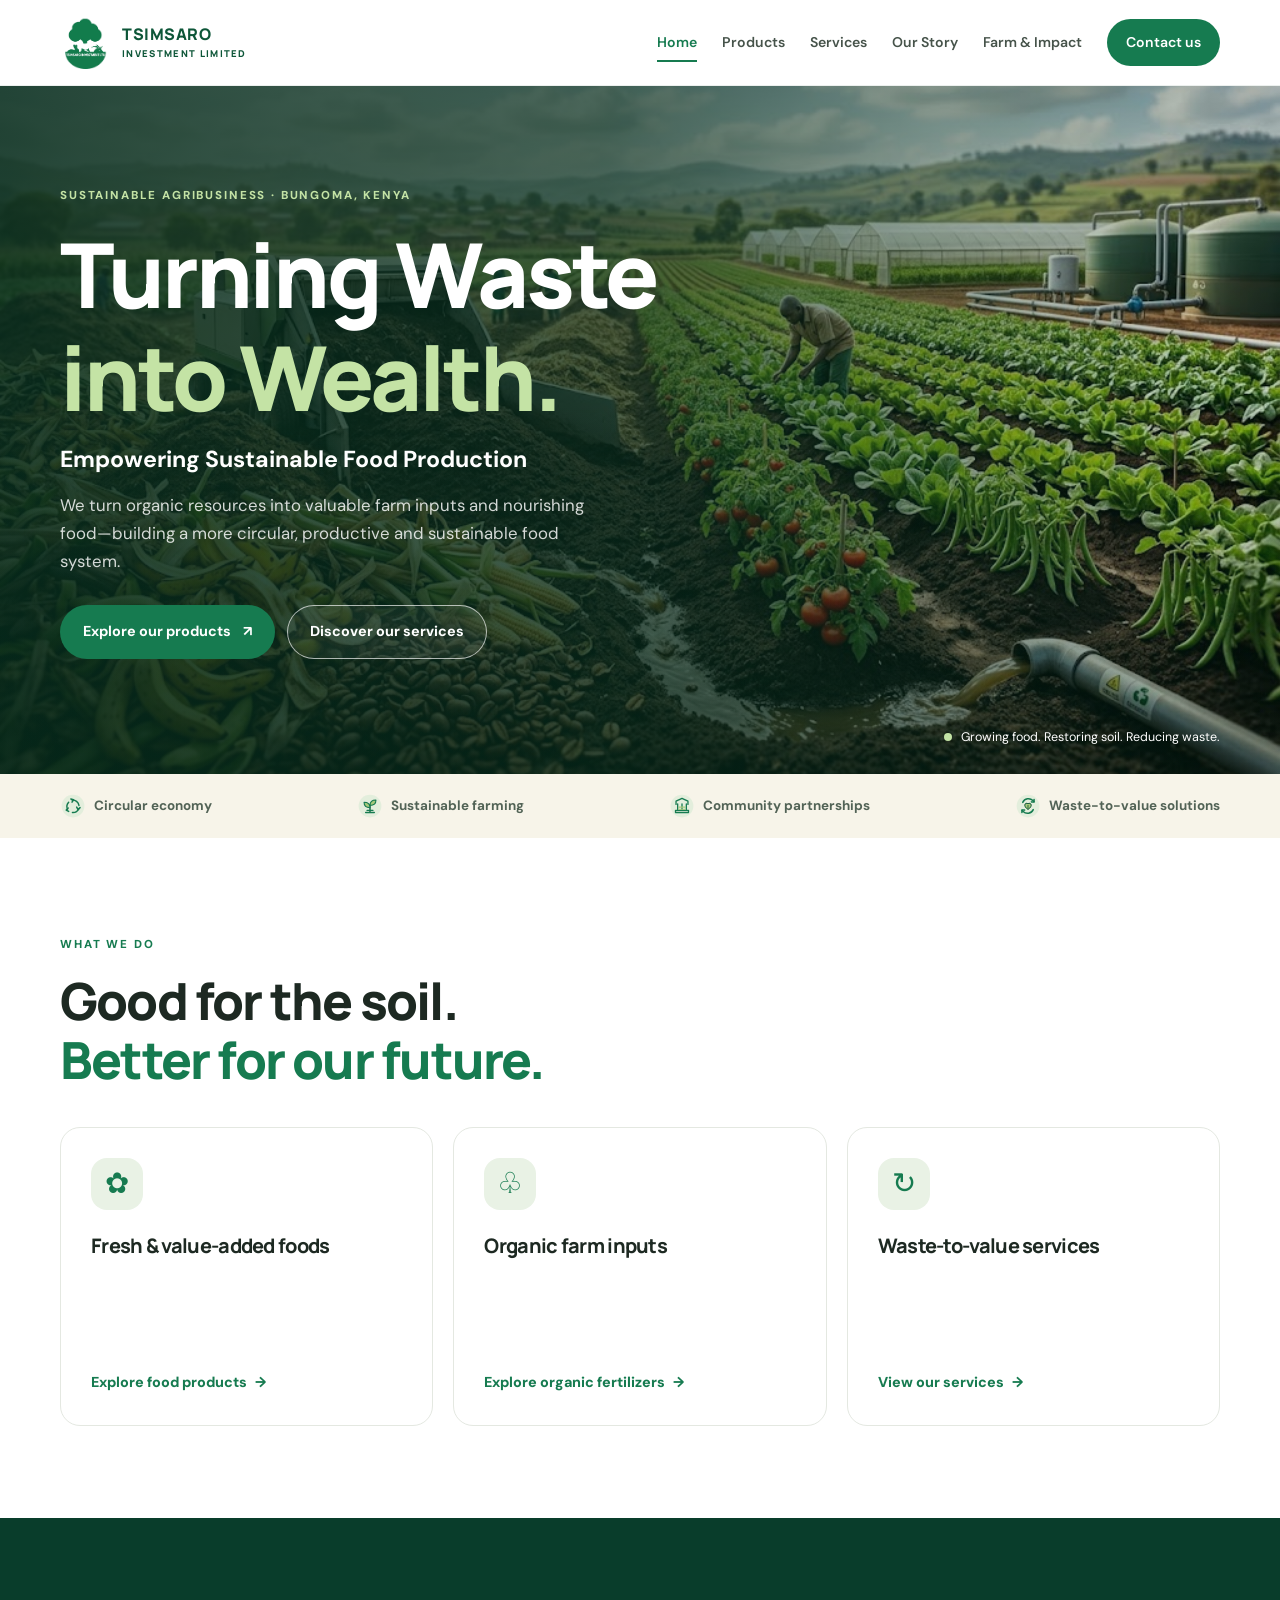
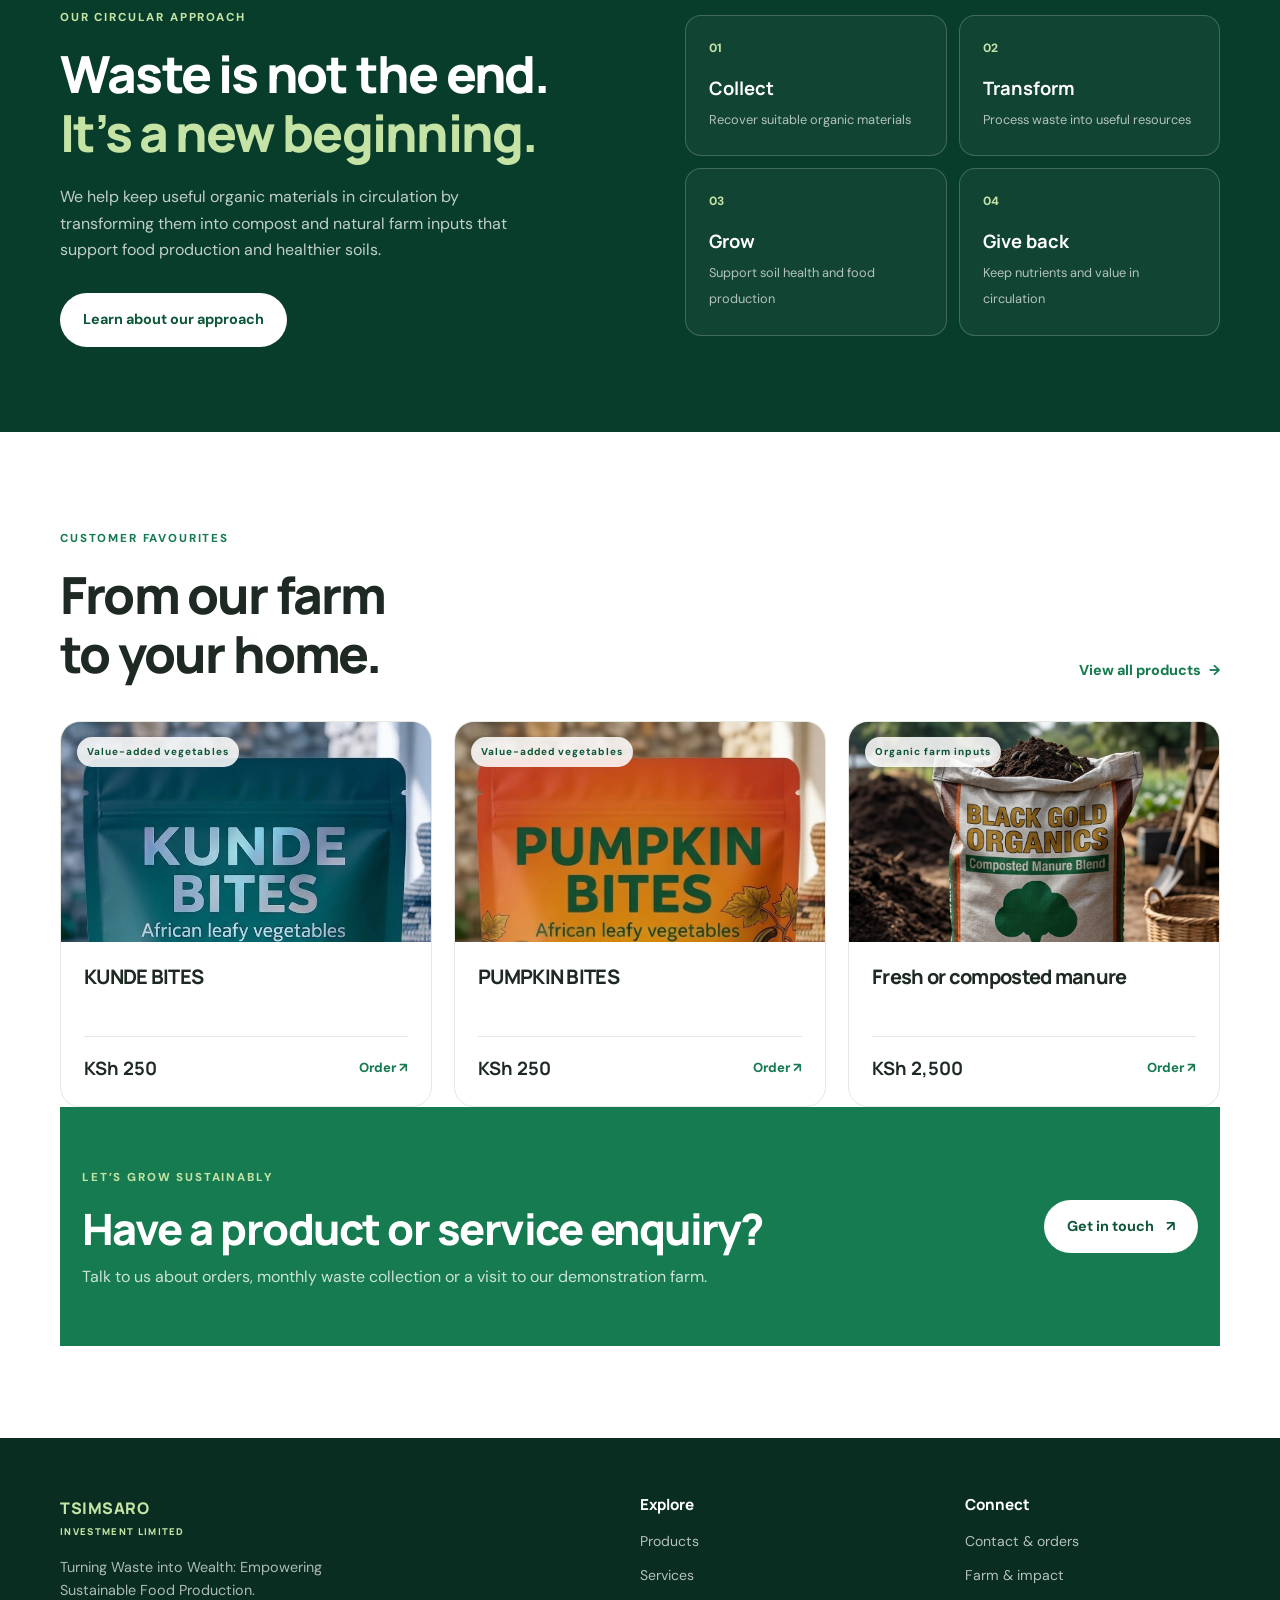
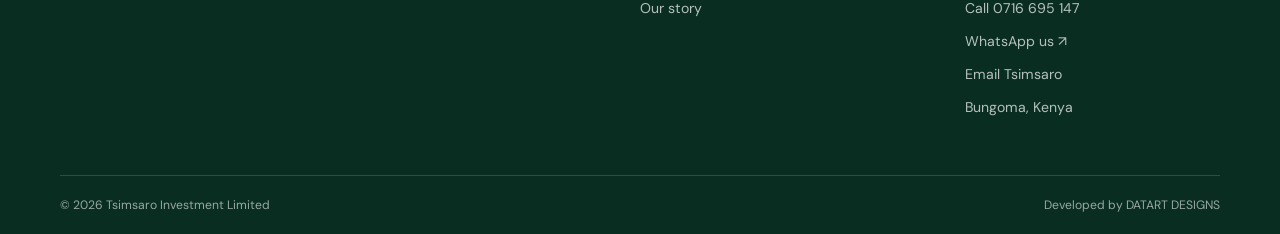
<file: index.html>
<!DOCTYPE html>
<html lang="en">
<head>
  <meta charset="UTF-8">
  <meta name="viewport" content="width=device-width, initial-scale=1">
  <meta name="description" content="Tsimsaro Investment Limited turns waste into wealth through sustainable food production, organic fertilizers, value-added African leafy vegetables and waste collection in Bungoma, Kenya.">
  <meta name="theme-color" content="#167b50">
  <title>Tsimsaro Investment Limited | Turning Waste into Wealth</title>
  <link rel="icon" href="images/tsimsaro%20logo.png">
  <link rel="preconnect" href="https://fonts.googleapis.com">
  <link rel="preconnect" href="https://fonts.gstatic.com" crossorigin>
  <link href="https://fonts.googleapis.com/css2?family=DM+Sans:wght@400;500;600;700&family=Manrope:wght@400;500;600;700;800&display=swap" rel="stylesheet">
  <link rel="stylesheet" href="css/styles.css">
  <script src="js/script.js" defer></script>
</head>
<body>
  <a class="skip-link" href="#main">Skip to content</a>
  <header class="site-header">
    <div class="container nav-wrap">
      <a class="brand" href="index.html" aria-label="Tsimsaro Investment Limited home">
        <img src="images/tsimsaro%20logo.png" alt="Tsimsaro Investment Limited logo" class="brand-logo" onerror="this.style.display='none'">
        <span class="brand-name">TSIMSARO <small>INVESTMENT LIMITED</small></span>
      </a>
      <button class="menu-toggle" aria-label="Open navigation" aria-expanded="false">
        <span></span><span></span><span></span>
      </button>
      <nav class="main-nav" aria-label="Main navigation">
        <a class="active" href="index.html">Home</a>
          <a href="products.html">Products</a>
          <a href="services.html">Services</a>
          <a href="about.html">Our Story</a>
          <a href="farm.html">Farm & Impact</a>
          <a class="nav-cta" href="contact.html">Contact us
        </a>
      </nav>
    </div>
  </header>
  <main id="main">
    <section class="hero">
      <div class="hero-shade"></div>
      <div class="container hero-content">
        <span class="eyebrow light">Sustainable agribusiness · Bungoma, Kenya</span>
        <h1>Turning Waste<br><span>into Wealth.</span></h1>
        <p class="hero-tagline">Empowering Sustainable Food Production</p>
        <p class="hero-copy">We turn organic resources into valuable farm inputs and nourishing food—building a more circular, productive and sustainable food system.</p>
        <div class="hero-actions"><a class="btn btn-primary" href="products.html">Explore our products <span aria-hidden="true">↗</span></a>
          <a class="btn btn-outline-light" href="services.html">Discover our services</a>
        </div>
      </div>
      <div class="hero-note"><span class="note-dot"></span> Growing food. Restoring soil. Reducing waste.</div>
    </section>
    <section class="trust-strip"><div class="container trust-items"><span style="display:inline-flex;align-items:center;gap:8px"><img src="images/circular-economy.svg" alt="" aria-hidden="true" style="width:26px;height:26px"> Circular economy</span><span style="display:inline-flex;align-items:center;gap:8px"><img src="images/sustainable-farming.svg" alt="" aria-hidden="true" style="width:26px;height:26px"> Sustainable farming</span><span style="display:inline-flex;align-items:center;gap:8px"><img src="images/community-partnerships.svg" alt="" aria-hidden="true" style="width:26px;height:26px"> Community partnerships</span><span class="trust-item-waste" style="display:inline-flex;align-items:center;gap:8px"><img src="images/waste-to-value.svg" alt="" aria-hidden="true" style="width:26px;height:26px"> Waste-to-value solutions</span></div></section>
    <section class="section container">
      <div class="section-heading"><div><span class="eyebrow">What we do</span>
        <h2>Good for the soil.<br><span class="text-green">Better for our future.</span></h2>
      </div>
      <p>Tsimsaro connects responsible waste management with sustainable food production—so resources can serve a new purpose instead of going to waste.</p></div>
      <div class="feature-grid">
        <article class="feature-card">
          <div class="feature-icon">✿</div>
          <h3>Fresh & value-added foods</h3>
          <p>Seasonal fruits, pumpkins and dried African leafy vegetables made for convenient, nourishing meals.</p>
          <a class="text-link" href="products.html">Explore food products <span>→</span></a>
        </article>
        <article class="feature-card">
          <div class="feature-icon">♧</div>
          <h3>Organic farm inputs</h3>
          <p>Goat, sheep and rabbit manure, fresh or composted, to support soil health and productive farms.</p>
          <a class="text-link" href="products.html">Explore organic fertilizers <span>→</span></a>
        </article>
        <article class="feature-card">
          <div class="feature-icon">↻</div>
          <h3>Waste-to-value services</h3>
          <p>Waste collection subscriptions and practical learning through our training and demonstration farm.</p>
          <a class="text-link" href="services.html">View our services <span>→</span></a>
        </article>
      </div>
    </section>
    <section class="loop-section">
      <div class="container loop-layout"><div><span class="eyebrow light">Our circular approach</span>
        <h2>Waste is not the end.<br><span>It’s a new beginning.</span></h2>
        <p>We help keep useful organic materials in circulation by transforming them into compost and natural farm inputs that support food production and healthier soils.</p>
        <a class="btn btn-light" href="about.html">Learn about our approach</a>
      </div>
      <div class="loop-steps">
        <div><span>01</span><b>Collect</b><small>Recover suitable organic materials</small></div>
        <div><span>02</span><b>Transform</b><small>Process waste into useful resources</small></div>
        <div><span>03</span><b>Grow</b><small>Support soil health and food production</small></div>
        <div><span>04</span><b>Give back</b><small>Keep nutrients and value in circulation</small></div>
      </div>
    </div>
  </section>
  <section class="section container">
    <div class="section-heading">
      <div>
        <span class="eyebrow">Customer favourites</span>
        <h2>From our farm<br>to your home.</h2>
      </div>
      <a class="text-link desktop-link" href="products.html">View all products <span>→</span></a>
    </div>
    <div class="product-grid">
      <article class="product-card">
        <div class="product-art art-kunde">
          <span class="product-label">Value-added vegetables</span>
          <img class="kunde-product-image" src="images/kunde-bites.jpg" alt="KUNDE BITES dried African cowpea leaves in product packaging">
        </div>
        <div class="product-info">
          <h3>KUNDE BITES</h3>
          <p>Dried African cowpea leaves · 100 g</p>
          <div class="product-bottom">
            <strong>KSh 250</strong>
            <a href="contact.html" aria-label="Order Kunde Bites">Order ↗</a>
          </div>
        </div>
      </article>
      <article class="product-card">
        <div class="product-art art-pumpkin">
          <span class="product-label">Value-added vegetables</span>
          <img class="pumpkin-product-image" src="images/pumpkin bites.jpg" alt="Bowl of dried African cowpea leaves">
        </div>
        <div class="product-info">
          <h3>PUMPKIN BITES</h3>
          <p>Dried African pumpkin leaves · 100 g</p>
          <div class="product-bottom">
            <strong>KSh 250</strong>
            <a href="contact.html" aria-label="Order Pumpkin Bites">Order ↗</a>
          </div>
        </div>
      </article>
      <article class="product-card">
        <div class="product-art art-manure">
          <span class="product-label">Organic farm inputs</span>
          <img class="manure-product-image" src="images/manure.jpg" alt="Sack of manure">
        </div>
        <div class="product-info">
          <h3>Fresh or composted manure</h3>
          <p>Black Gold Organics · 50 kg sack</p>
          <div class="product-bottom">
            <strong>KSh 2,500</strong>
            <a href="contact.html" aria-label="Order manure">Order ↗</a>
          </div>
        </div>
      </article>
    </div>


    <section class="cta-section">
      <div class="container cta-inner"><div><span class="eyebrow light">Let’s grow sustainably</span>
        <h2>Have a product or service enquiry?</h2>
        <p>Talk to us about orders, monthly waste collection or a visit to our demonstration farm.</p></div>
        <a class="btn btn-light" href="contact.html">Get in touch <span>↗</span></a>
      </div>
    </section>
  </main>
  <footer class="site-footer">
    <div class="container footer-main">
      <div class="footer-brand">
      <span class="brand-name">TSIMSARO <small>INVESTMENT LIMITED</small></span>
      <p>Turning Waste into Wealth: Empowering Sustainable Food Production.</p>
    </div>
    <div><h3>Explore</h3>
      <a href="products.html">Products</a>
      <a href="services.html">Services</a>
      <a href="about.html">Our story</a>
    </div>
    <div><h3>Connect</h3>
      <a href="contact.html">Contact & orders</a>
      <a href="farm.html">Farm & impact</a>
      <a href="tel:+254716695147">Call 0716 695 147</a>
      <a href="https://wa.me/254716695147" target="_blank" rel="noopener noreferrer">WhatsApp us ↗</a>
      <a href="mailto:tsimsaroinvestment@gmail.com">Email Tsimsaro</a>
      <p class="footer-location">Bungoma, Kenya</p>
    </div>
  </div>
  <div class="container footer-bottom">
    <span>© <span data-year></span> Tsimsaro Investment Limited</span>
    <span>Developed by DATART DESIGNS</span>
  </div>
</footer>
</body>
</html>
</file>
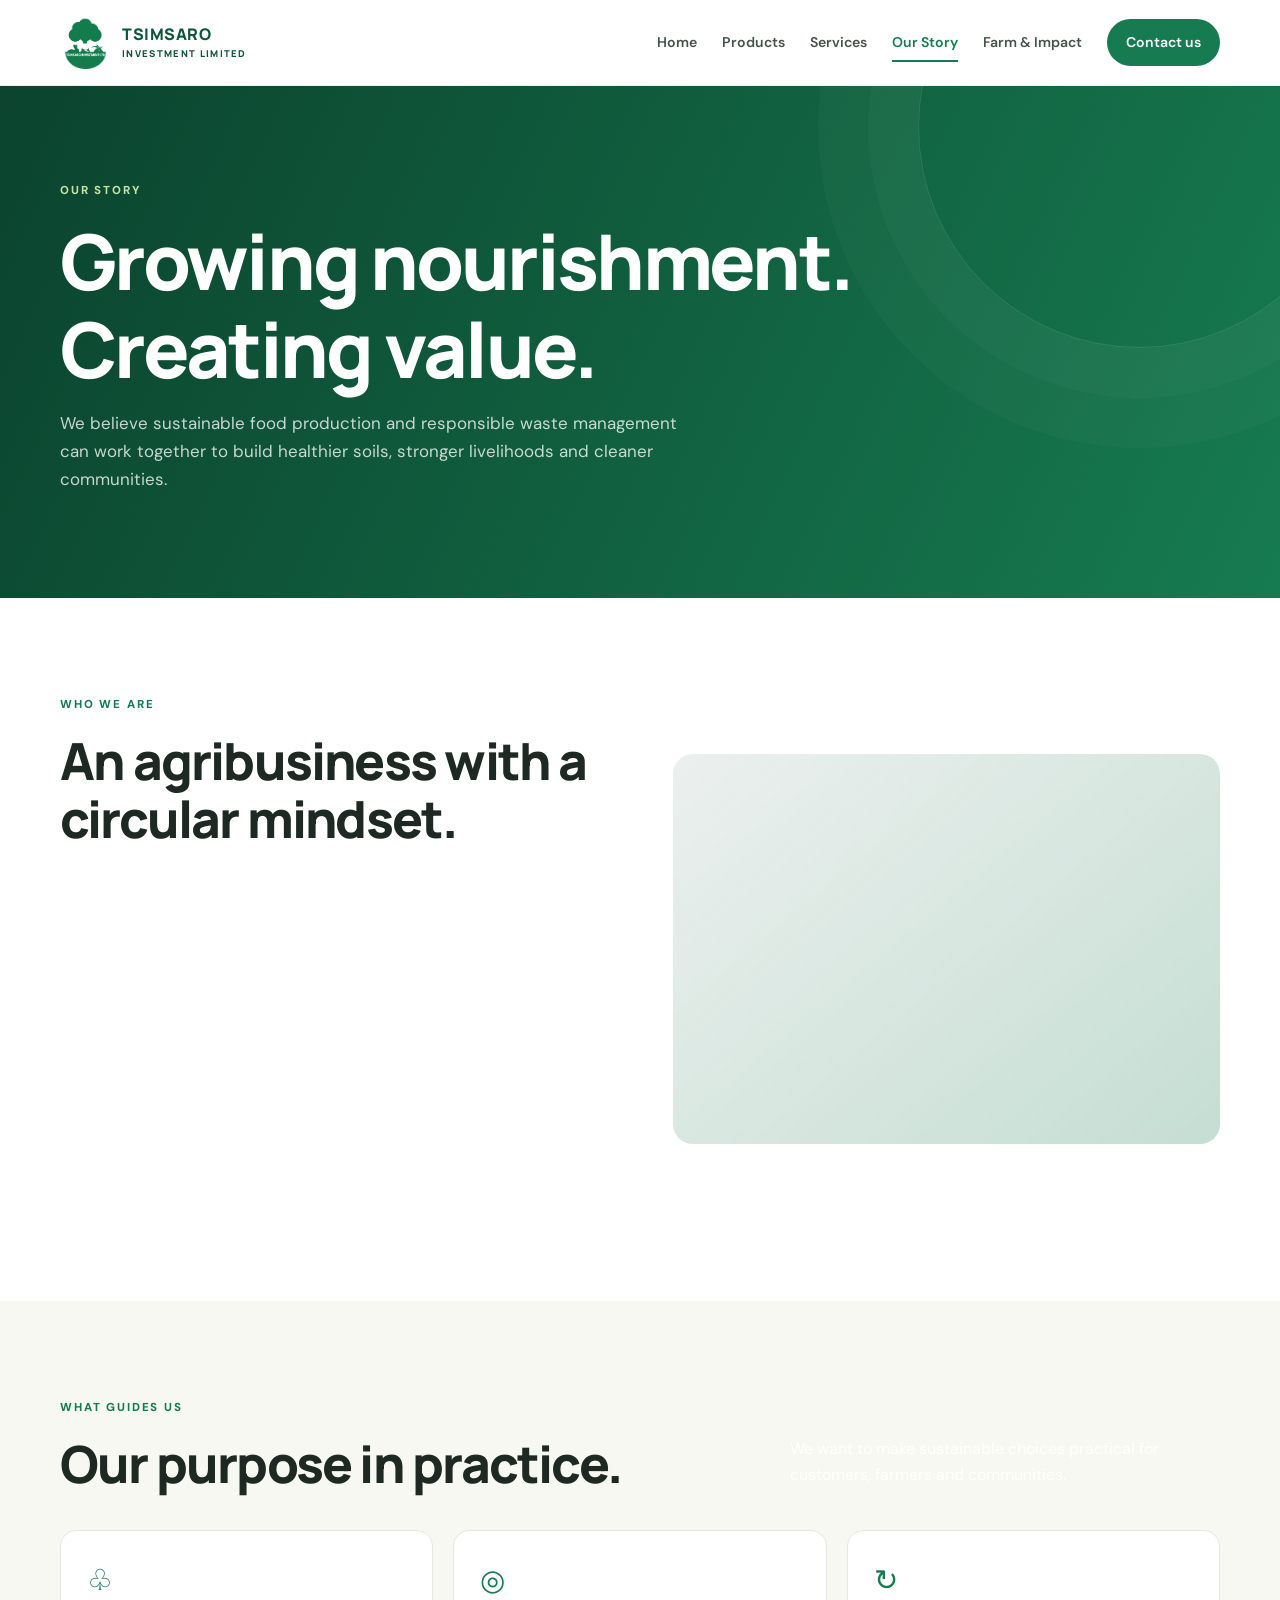
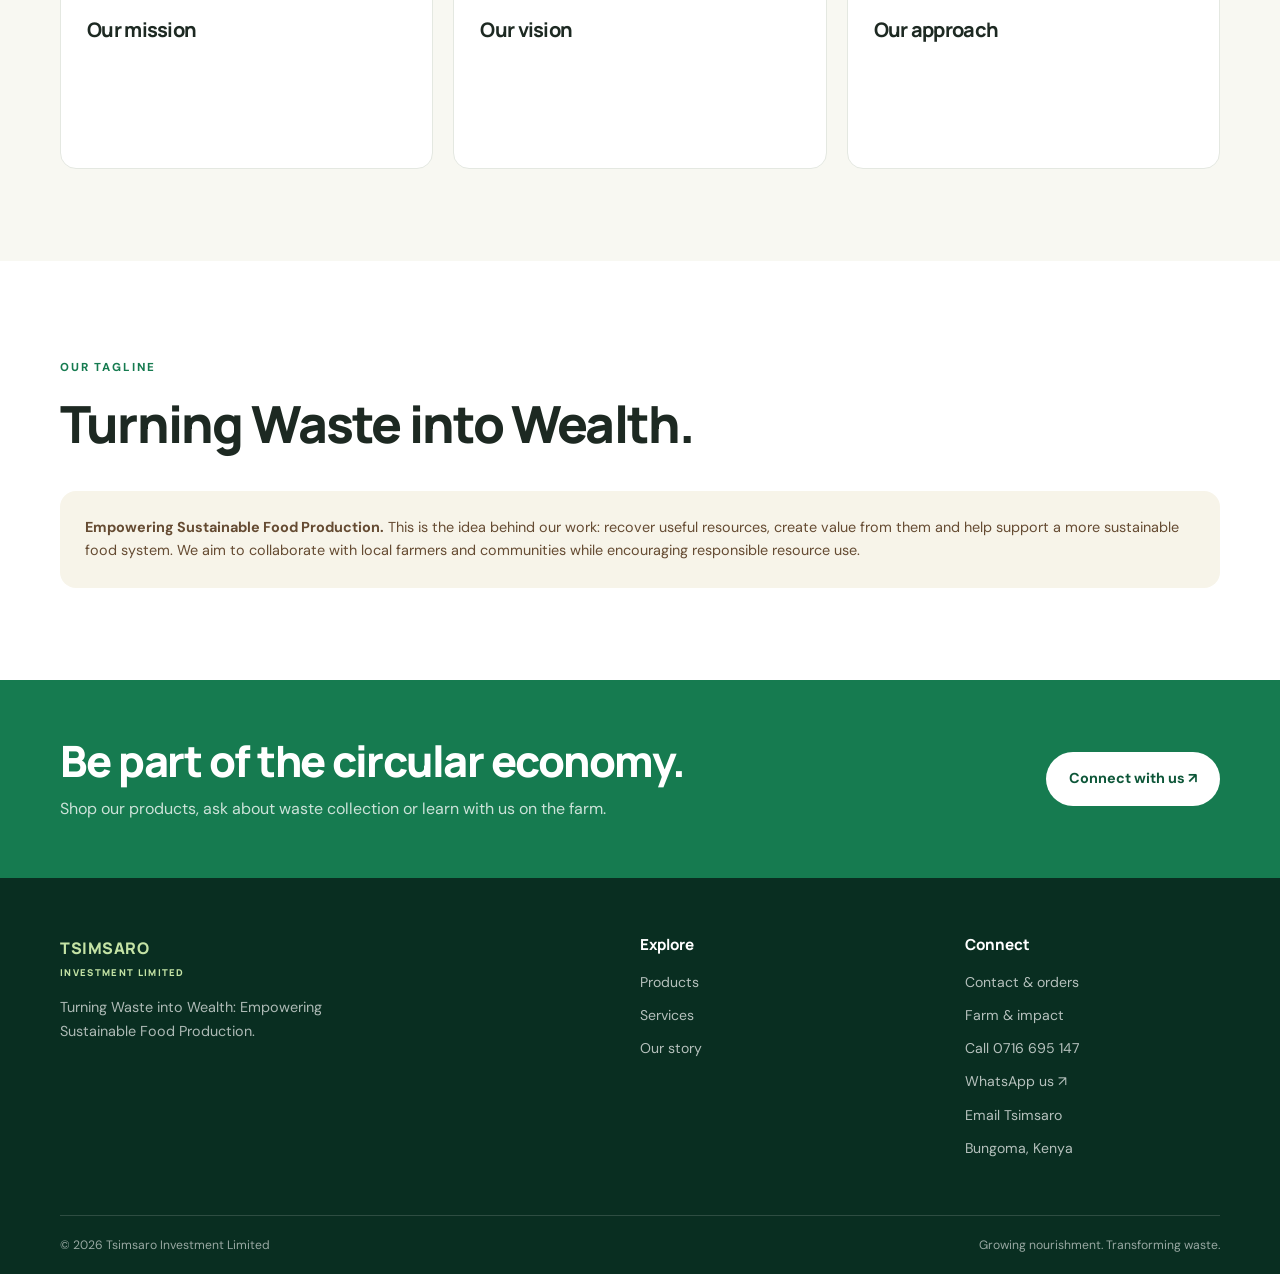
<file: about.html>
<!DOCTYPE html>
<html lang="en"><head><meta charset="UTF-8"><meta name="viewport" content="width=device-width, initial-scale=1"><meta name="description" content="Learn about Tsimsaro Investment Limited's circular economy approach to sustainable farming, organic waste management and food production."><title>Our Story | Tsimsaro Investment Limited</title><link rel="icon" href="images/tsimsaro%20logo.png"><link href="https://fonts.googleapis.com/css2?family=DM+Sans:wght@400;500;600;700&family=Manrope:wght@400;500;600;700;800&display=swap" rel="stylesheet"><link rel="stylesheet" href="css/styles.css"><script src="js/script.js" defer></script></head><body><header class="site-header"><div class="container nav-wrap"><a class="brand" href="index.html"><img src="images/tsimsaro%20logo.png" alt="" class="brand-logo" onerror="this.style.display='none'"><span class="brand-name">TSIMSARO <small>INVESTMENT LIMITED</small></span></a><button class="menu-toggle" aria-label="Open navigation" aria-expanded="false"><span></span><span></span><span></span></button><nav class="main-nav" aria-label="Main navigation"><a href="index.html">Home</a><a href="https://deborahandanje-rgb.github.io/tsimsaro-website/products.html">Products</a><a href="services.html">Services</a><a class="active" href="about.html">Our Story</a><a href="farm.html">Farm & Impact</a><a class="nav-cta" href="contact.html">Contact us</a></nav></div></header><main><section class="page-hero"><div class="container"><span class="eyebrow light">Our story</span><h1>Growing nourishment.<br>Creating value.</h1><p>We believe sustainable food production and responsible waste management can work together to build healthier soils, stronger livelihoods and cleaner communities.</p></div></section><section class="section container"><div class="story-layout"><div class="story-copy"><span class="eyebrow">Who we are</span><h2>An agribusiness with a circular mindset.</h2><p>Tsimsaro Investment Limited is a sustainable agribusiness based in Bungoma, Kenya. We bring together food production, organic waste management and practical agricultural learning to make better use of resources.</p><p>Through our circular economy approach, suitable organic materials and animal manure can be transformed into compost and natural farm inputs. These resources help support crop production while keeping valuable nutrients in use.</p><p>Our work spans fresh farm produce, value-added dried African leafy vegetables, organic fertilizers, waste collection subscriptions and training through a demonstration farm.</p></div><div class="story-visual" role="img" aria-label="Agricultural landscape representing sustainable farming"></div></div></section><section class="section section-tint"><div class="container"><div class="section-heading"><div><span class="eyebrow">What guides us</span><h2>Our purpose in practice.</h2></div><p>We want to make sustainable choices practical for customers, farmers and communities.</p></div><div class="values-grid"><article class="value-card"><span>♧</span><h3>Our mission</h3><p>To turn organic resources into value through sustainable food production, responsible waste management and agricultural knowledge-sharing.</p></article><article class="value-card"><span>◎</span><h3>Our vision</h3><p>Communities where resources are used responsibly and sustainable food systems support environmental and economic wellbeing.</p></article><article class="value-card"><span>↻</span><h3>Our approach</h3><p>Connect waste recovery, soil nourishment, food production and learning in a practical circular model.</p></article></div></div></section><section class="section container"><div class="section-heading"><div><span class="eyebrow">Our tagline</span><h2>Turning Waste into Wealth.</h2></div></div><div class="impact-note"><strong>Empowering Sustainable Food Production.</strong> This is the idea behind our work: recover useful resources, create value from them and help support a more sustainable food system. We aim to collaborate with local farmers and communities while encouraging responsible resource use.</div></section><section class="cta-section"><div class="container cta-inner"><div><h2>Be part of the circular economy.</h2><p>Shop our products, ask about waste collection or learn with us on the farm.</p></div><a class="btn btn-light" href="contact.html">Connect with us ↗</a></div></section></main><footer class="site-footer"><div class="container footer-main"><div class="footer-brand"><span class="brand-name">TSIMSARO <small>INVESTMENT LIMITED</small></span><p>Turning Waste into Wealth: Empowering Sustainable Food Production.</p></div><div><h3>Explore</h3><a href="https://deborahandanje-rgb.github.io/tsimsaro-website/products.html">Products</a><a href="services.html">Services</a><a href="about.html">Our story</a></div><div><h3>Connect</h3><a href="contact.html">Contact & orders</a><a href="farm.html">Farm & impact</a><a href="tel:+254716695147">Call 0716 695 147</a><a href="https://wa.me/254716695147" target="_blank" rel="noopener noreferrer">WhatsApp us ↗</a><a href="mailto:tsimsaroinvestment@gmail.com">Email Tsimsaro</a><p class="footer-location">Bungoma, Kenya</p></div></div><div class="container footer-bottom"><span>© <span data-year></span> Tsimsaro Investment Limited</span><span>Growing nourishment. Transforming waste.</span></div></footer></body></html>
</file>
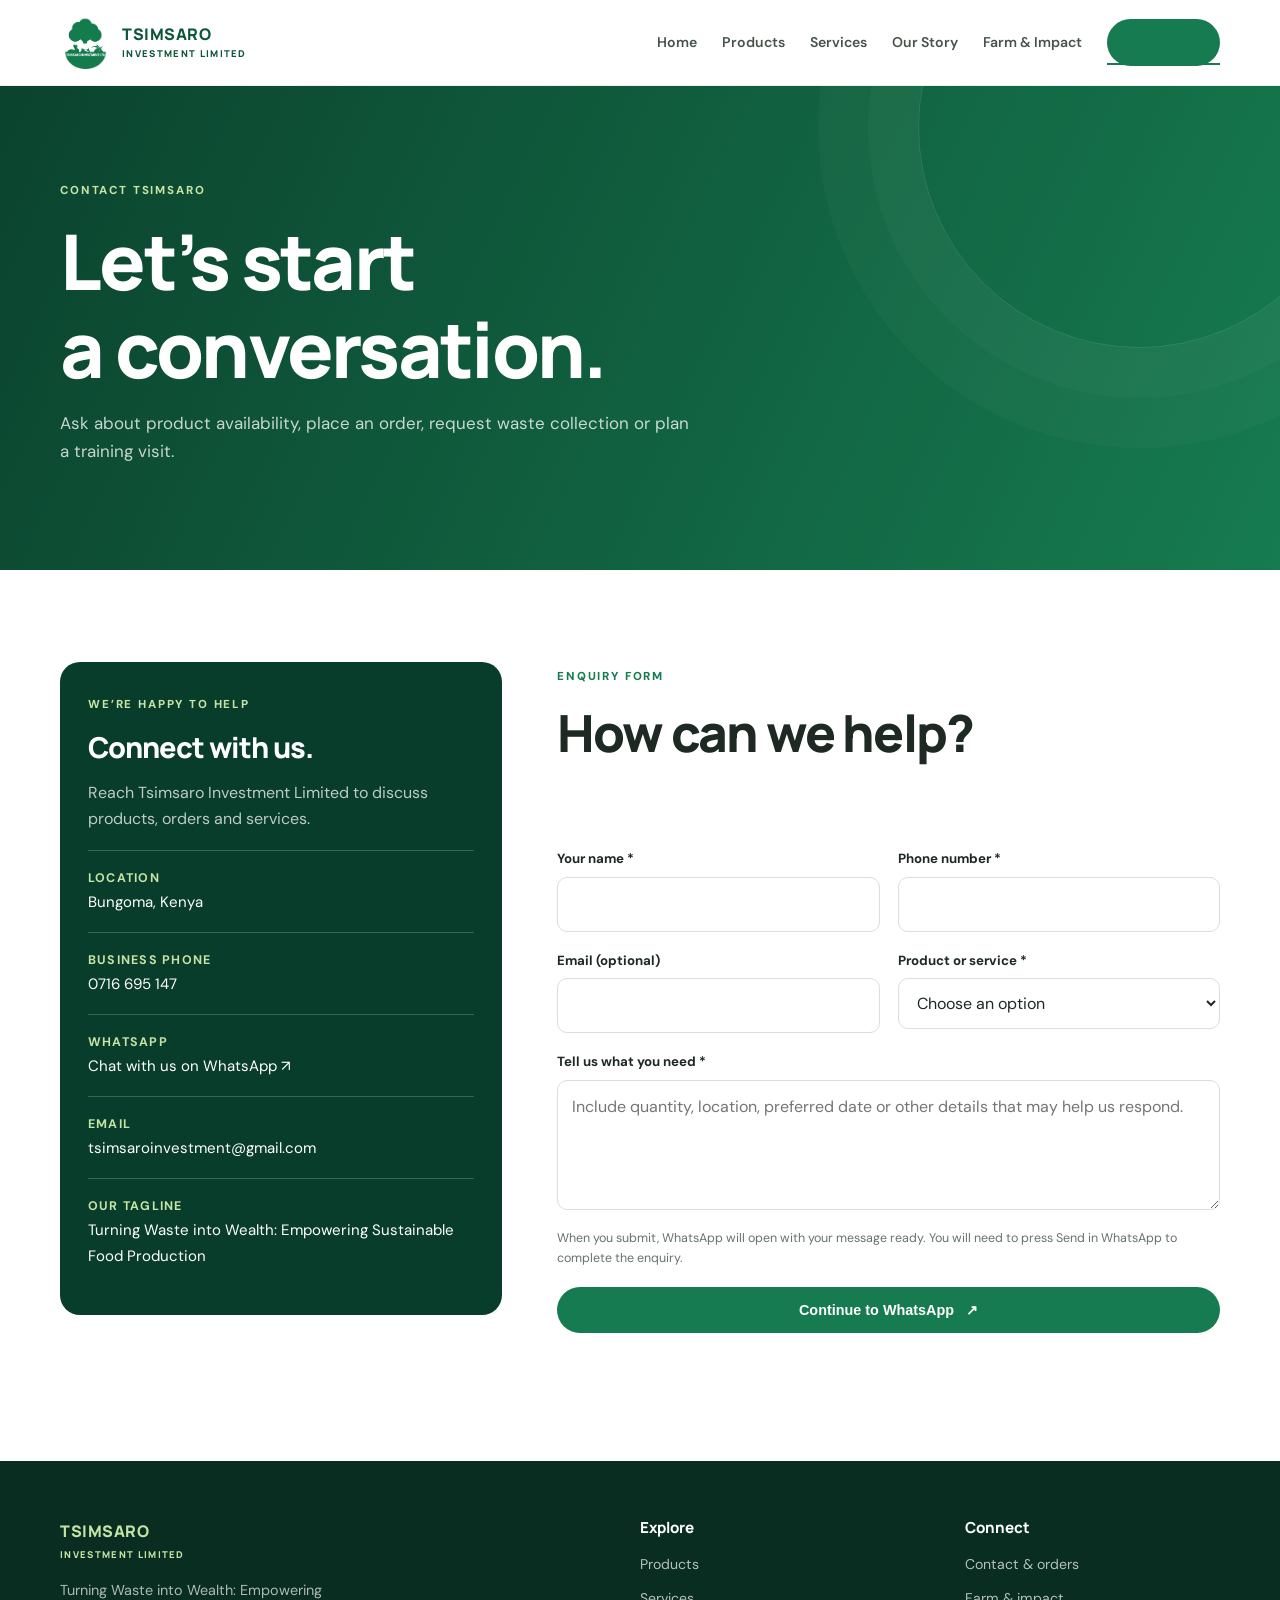
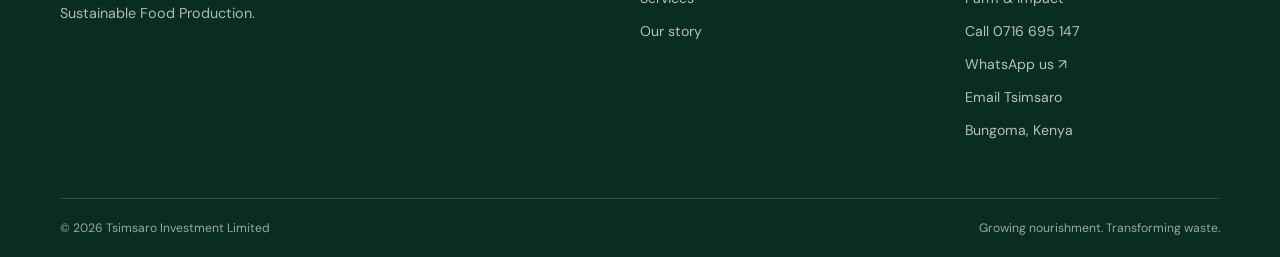
<file: contact.html>
<!DOCTYPE html>
<html lang="en"><head><meta charset="UTF-8"><meta name="viewport" content="width=device-width, initial-scale=1"><meta name="description" content="Contact Tsimsaro Investment Limited to order farm products, request monthly waste collection or book demonstration farm training in Bungoma, Kenya."><title>Contact & Orders | Tsimsaro Investment Limited</title><link rel="icon" href="images/tsimsaro%20logo.png"><link href="https://fonts.googleapis.com/css2?family=DM+Sans:wght@400;500;600;700&family=Manrope:wght@400;500;600;700;800&display=swap" rel="stylesheet"><link rel="stylesheet" href="css/styles.css"><script src="js/script.js" defer></script></head><body><header class="site-header"><div class="container nav-wrap"><a class="brand" href="index.html"><img src="images/tsimsaro%20logo.png" alt="" class="brand-logo" onerror="this.style.display='none'"><span class="brand-name">TSIMSARO <small>INVESTMENT LIMITED</small></span></a><button class="menu-toggle" aria-label="Open navigation" aria-expanded="false"><span></span><span></span><span></span></button><nav class="main-nav" aria-label="Main navigation"><a href="index.html">Home</a><a href="https://deborahandanje-rgb.github.io/tsimsaro-website/products.html">Products</a><a href="services.html">Services</a><a href="about.html">Our Story</a><a href="farm.html">Farm & Impact</a><a class="nav-cta active" href="contact.html">Contact us</a></nav></div></header><main><section class="page-hero"><div class="container"><span class="eyebrow light">Contact Tsimsaro</span><h1>Let’s start<br>a conversation.</h1><p>Ask about product availability, place an order, request waste collection or plan a training visit.</p></div></section><section class="section container"><div class="contact-layout"><aside class="contact-card"><span class="eyebrow light">We’re happy to help</span><h2>Connect with us.</h2><p>Reach Tsimsaro Investment Limited to discuss products, orders and services.</p><div class="contact-detail"><b>Location</b><span>Bungoma, Kenya</span></div><div class="contact-detail"><b>Business phone</b><span><a href="tel:+254716695147">0716 695 147</a></span></div><div class="contact-detail"><b>WhatsApp</b><span><a href="https://wa.me/254716695147" target="_blank" rel="noopener noreferrer">Chat with us on WhatsApp ↗</a></span></div><div class="contact-detail"><b>Email</b><span><a href="mailto:tsimsaroinvestment@gmail.com">tsimsaroinvestment@gmail.com</a></span></div><div class="contact-detail"><b>Our tagline</b><span>Turning Waste into Wealth: Empowering Sustainable Food Production</span></div></aside><div><span class="eyebrow">Enquiry form</span><h2>How can we help?</h2><p>Fill in the form and continue to WhatsApp to send your enquiry directly to our business number.</p><form class="contact-form" id="enquiry-form"><div class="form-field"><label for="name">Your name *</label><input id="name" name="name" autocomplete="name" required></div><div class="form-field"><label for="phone">Phone number *</label><input id="phone" name="phone" type="tel" autocomplete="tel" required></div><div class="form-field"><label for="email">Email (optional)</label><input id="email" name="email" type="email" autocomplete="email"></div><div class="form-field"><label for="product-service">Product or service *</label><select id="product-service" name="interest" required><option value="">Choose an option</option><option>Mangoes</option><option>Avocadoes</option><option>Jackfruit</option><option>Bananas</option><option>Pumpkin</option><option>KUNDE BITES</option><option>SEVEVE BITES</option><option>Goat and rabbit manure</option><option>Waste collection</option><option>Farm training</option><option>General enquiry</option></select></div><div class="form-field full"><label for="message">Tell us what you need *</label><textarea id="message" name="message" required placeholder="Include quantity, location, preferred date or other details that may help us respond."></textarea></div><div class="form-field full"><span class="form-help">When you submit, WhatsApp will open with your message ready. You will need to press Send in WhatsApp to complete the enquiry.</span></div><div class="form-field full"><button class="btn btn-primary" type="submit">Continue to WhatsApp <span>↗</span></button></div><p class="form-status" id="form-status" role="status" aria-live="polite"></p></form></div></div></section></main><footer class="site-footer"><div class="container footer-main"><div class="footer-brand"><span class="brand-name">TSIMSARO <small>INVESTMENT LIMITED</small></span><p>Turning Waste into Wealth: Empowering Sustainable Food Production.</p></div><div><h3>Explore</h3><a href="https://deborahandanje-rgb.github.io/tsimsaro-website/products.html">Products</a><a href="services.html">Services</a><a href="about.html">Our story</a></div><div><h3>Connect</h3><a href="contact.html">Contact & orders</a><a href="farm.html">Farm & impact</a><a href="tel:+254716695147">Call 0716 695 147</a><a href="https://wa.me/254716695147" target="_blank" rel="noopener noreferrer">WhatsApp us ↗</a><a href="mailto:tsimsaroinvestment@gmail.com">Email Tsimsaro</a><p class="footer-location">Bungoma, Kenya</p></div></div><div class="container footer-bottom"><span>© <span data-year></span> Tsimsaro Investment Limited</span><span>Growing nourishment. Transforming waste.</span></div></footer></body></html>
</file>
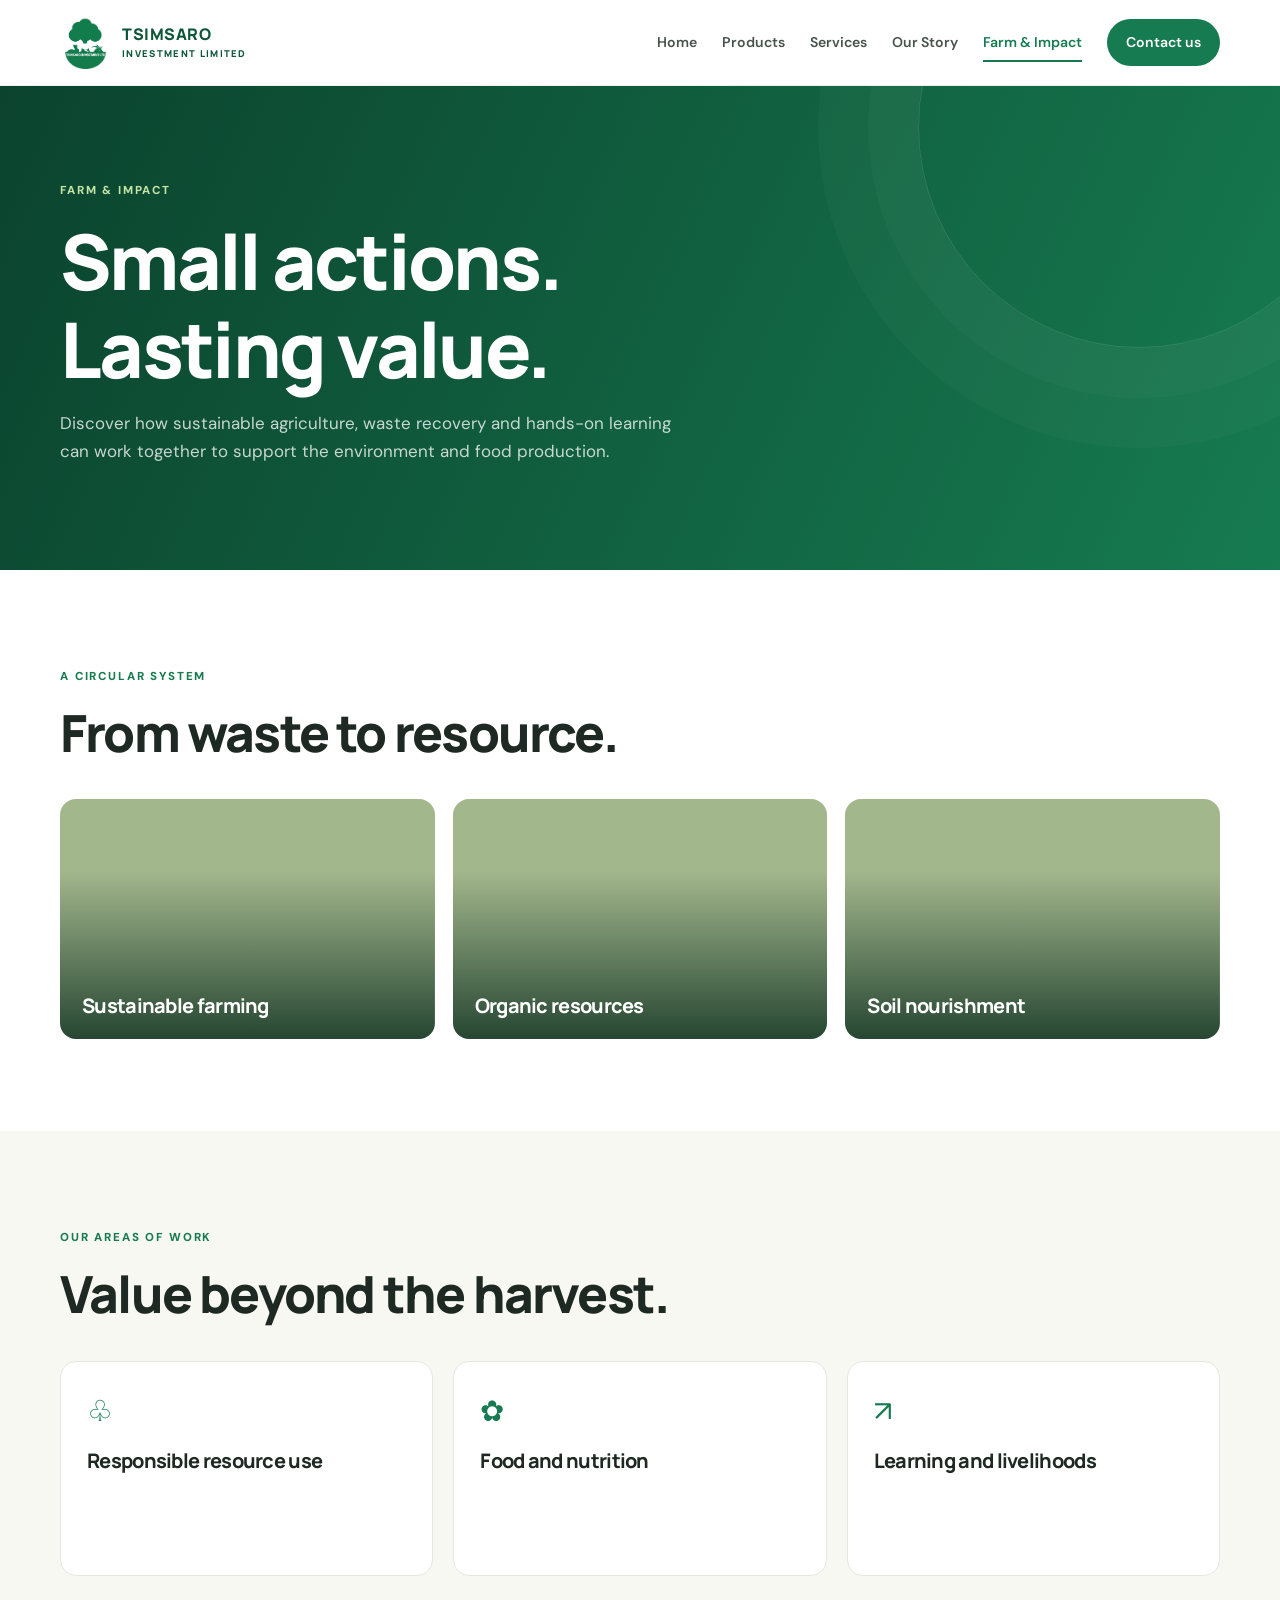
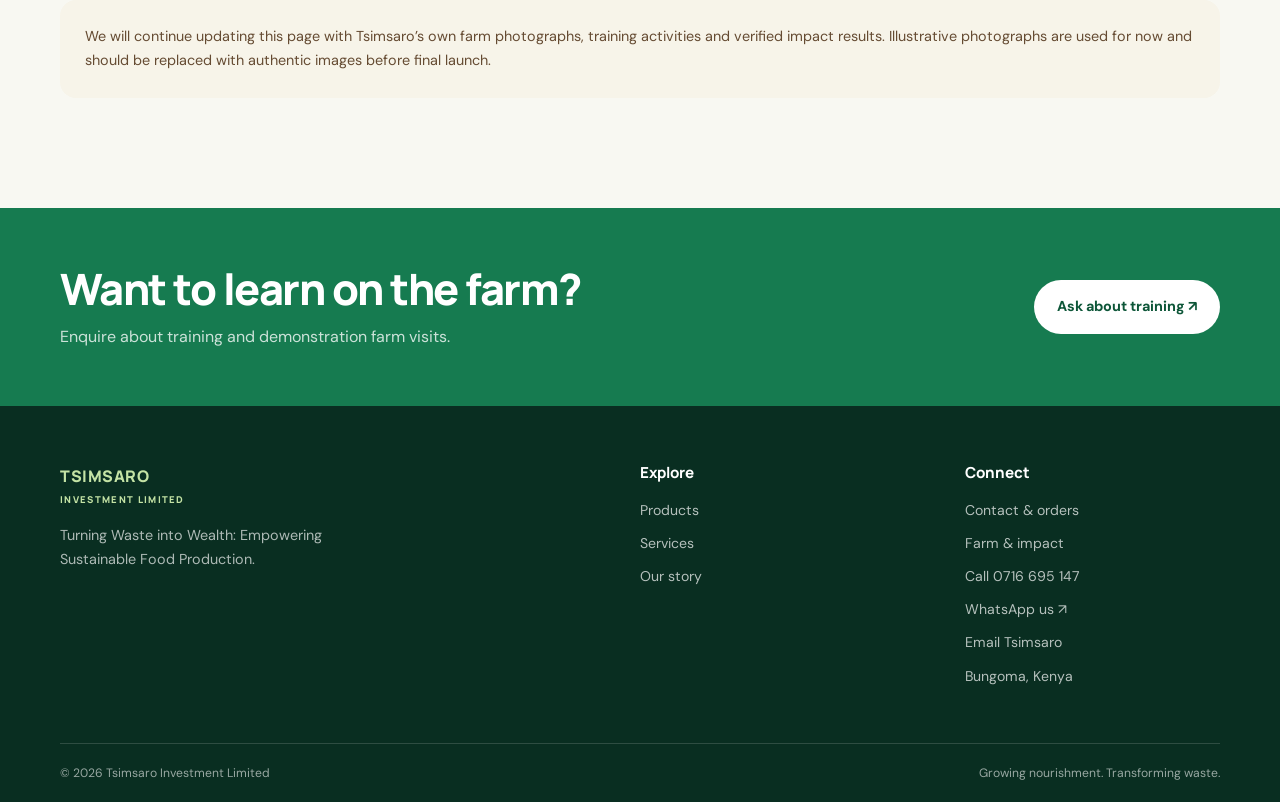
<file: farm.html>
<!DOCTYPE html>
<html lang="en"><head><meta charset="UTF-8"><meta name="viewport" content="width=device-width, initial-scale=1"><meta name="description" content="Explore Tsimsaro Investment Limited's sustainable farming, composting, waste-to-value and demonstration farm activities."><title>Farm & Impact | Tsimsaro Investment Limited</title><link rel="icon" href="images/tsimsaro%20logo.png"><link href="https://fonts.googleapis.com/css2?family=DM+Sans:wght@400;500;600;700&family=Manrope:wght@400;500;600;700;800&display=swap" rel="stylesheet"><link rel="stylesheet" href="css/styles.css"><script src="js/script.js" defer></script></head><body><header class="site-header"><div class="container nav-wrap"><a class="brand" href="index.html"><img src="images/tsimsaro%20logo.png" alt="" class="brand-logo" onerror="this.style.display='none'"><span class="brand-name">TSIMSARO <small>INVESTMENT LIMITED</small></span></a><button class="menu-toggle" aria-label="Open navigation" aria-expanded="false"><span></span><span></span><span></span></button><nav class="main-nav" aria-label="Main navigation"><a href="index.html">Home</a><a href="https://deborahandanje-rgb.github.io/tsimsaro-website/products.html">Products</a><a href="services.html">Services</a><a href="about.html">Our Story</a><a class="active" href="farm.html">Farm & Impact</a><a class="nav-cta" href="contact.html">Contact us</a></nav></div></header><main><section class="page-hero"><div class="container"><span class="eyebrow light">Farm & impact</span><h1>Small actions.<br>Lasting value.</h1><p>Discover how sustainable agriculture, waste recovery and hands-on learning can work together to support the environment and food production.</p></div></section><section class="section container"><div class="section-heading"><div><span class="eyebrow">A circular system</span><h2>From waste to resource.</h2></div><p>Our approach focuses on using suitable organic resources productively and sharing practical knowledge about responsible farming and waste management.</p></div><div class="gallery-grid"><article class="gallery-tile"><h3>Sustainable farming</h3></article><article class="gallery-tile"><h3>Organic resources</h3></article><article class="gallery-tile"><h3>Soil nourishment</h3></article></div></section><section class="section section-tint"><div class="container"><div class="section-heading"><div><span class="eyebrow">Our areas of work</span><h2>Value beyond the harvest.</h2></div></div><div class="values-grid"><article class="value-card"><span>♧</span><h3>Responsible resource use</h3><p>Promoting the recovery and productive use of suitable organic waste and animal manure.</p></article><article class="value-card"><span>✿</span><h3>Food and nutrition</h3><p>Growing and offering fruits, vegetables and convenient dried African leafy vegetables.</p></article><article class="value-card"><span>↗</span><h3>Learning and livelihoods</h3><p>Providing opportunities to learn about sustainable farming, composting and circular business practices.</p></article></div><p class="impact-note" style="margin-top:24px">We will continue updating this page with Tsimsaro’s own farm photographs, training activities and verified impact results. Illustrative photographs are used for now and should be replaced with authentic images before final launch.</p></div></section><section class="cta-section"><div class="container cta-inner"><div><h2>Want to learn on the farm?</h2><p>Enquire about training and demonstration farm visits.</p></div><a class="btn btn-light" href="contact.html?service=Farm%20training">Ask about training ↗</a></div></section></main><footer class="site-footer"><div class="container footer-main"><div class="footer-brand"><span class="brand-name">TSIMSARO <small>INVESTMENT LIMITED</small></span><p>Turning Waste into Wealth: Empowering Sustainable Food Production.</p></div><div><h3>Explore</h3><a href="https://deborahandanje-rgb.github.io/tsimsaro-website/products.html">Products</a><a href="services.html">Services</a><a href="about.html">Our story</a></div><div><h3>Connect</h3><a href="contact.html">Contact & orders</a><a href="farm.html">Farm & impact</a><a href="tel:+254716695147">Call 0716 695 147</a><a href="https://wa.me/254716695147" target="_blank" rel="noopener noreferrer">WhatsApp us ↗</a><a href="mailto:tsimsaroinvestment@gmail.com">Email Tsimsaro</a><p class="footer-location">Bungoma, Kenya</p></div></div><div class="container footer-bottom"><span>© <span data-year></span> Tsimsaro Investment Limited</span><span>Growing nourishment. Transforming waste.</span></div></footer></body></html>
</file>
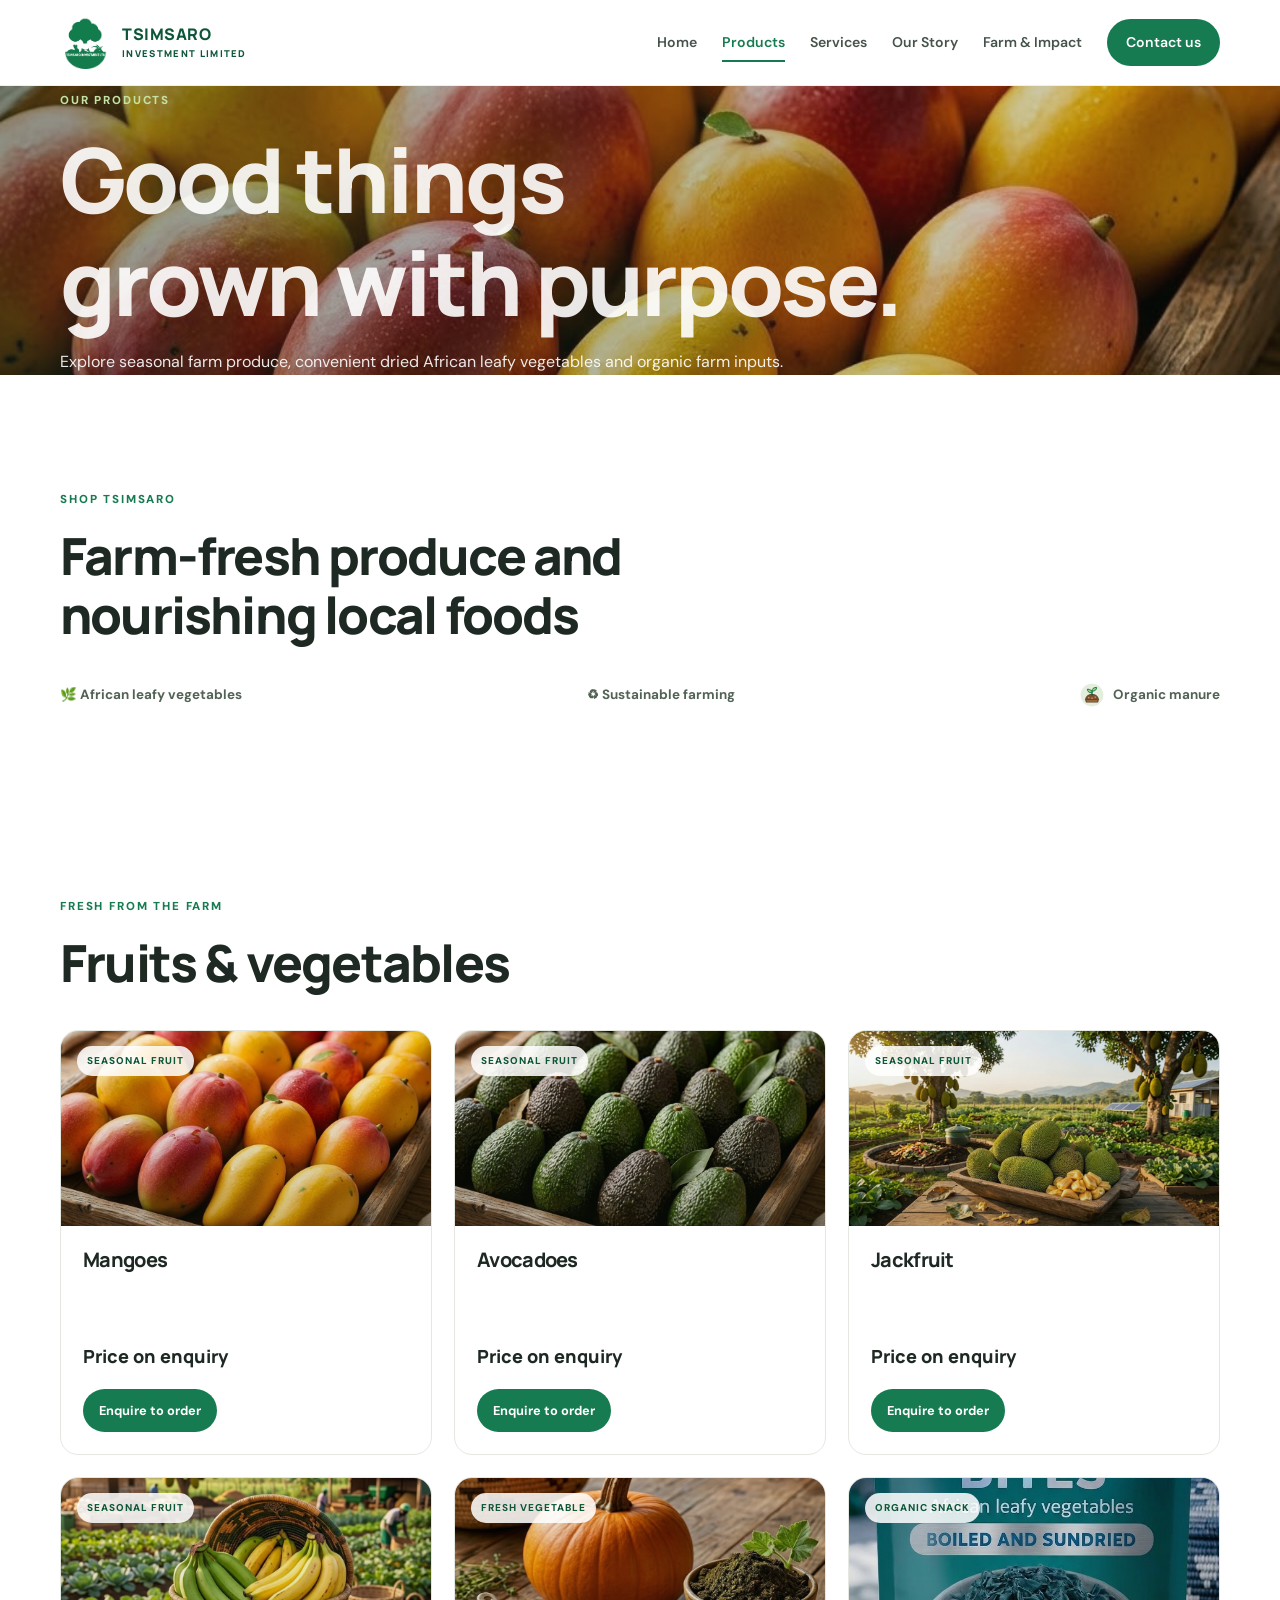
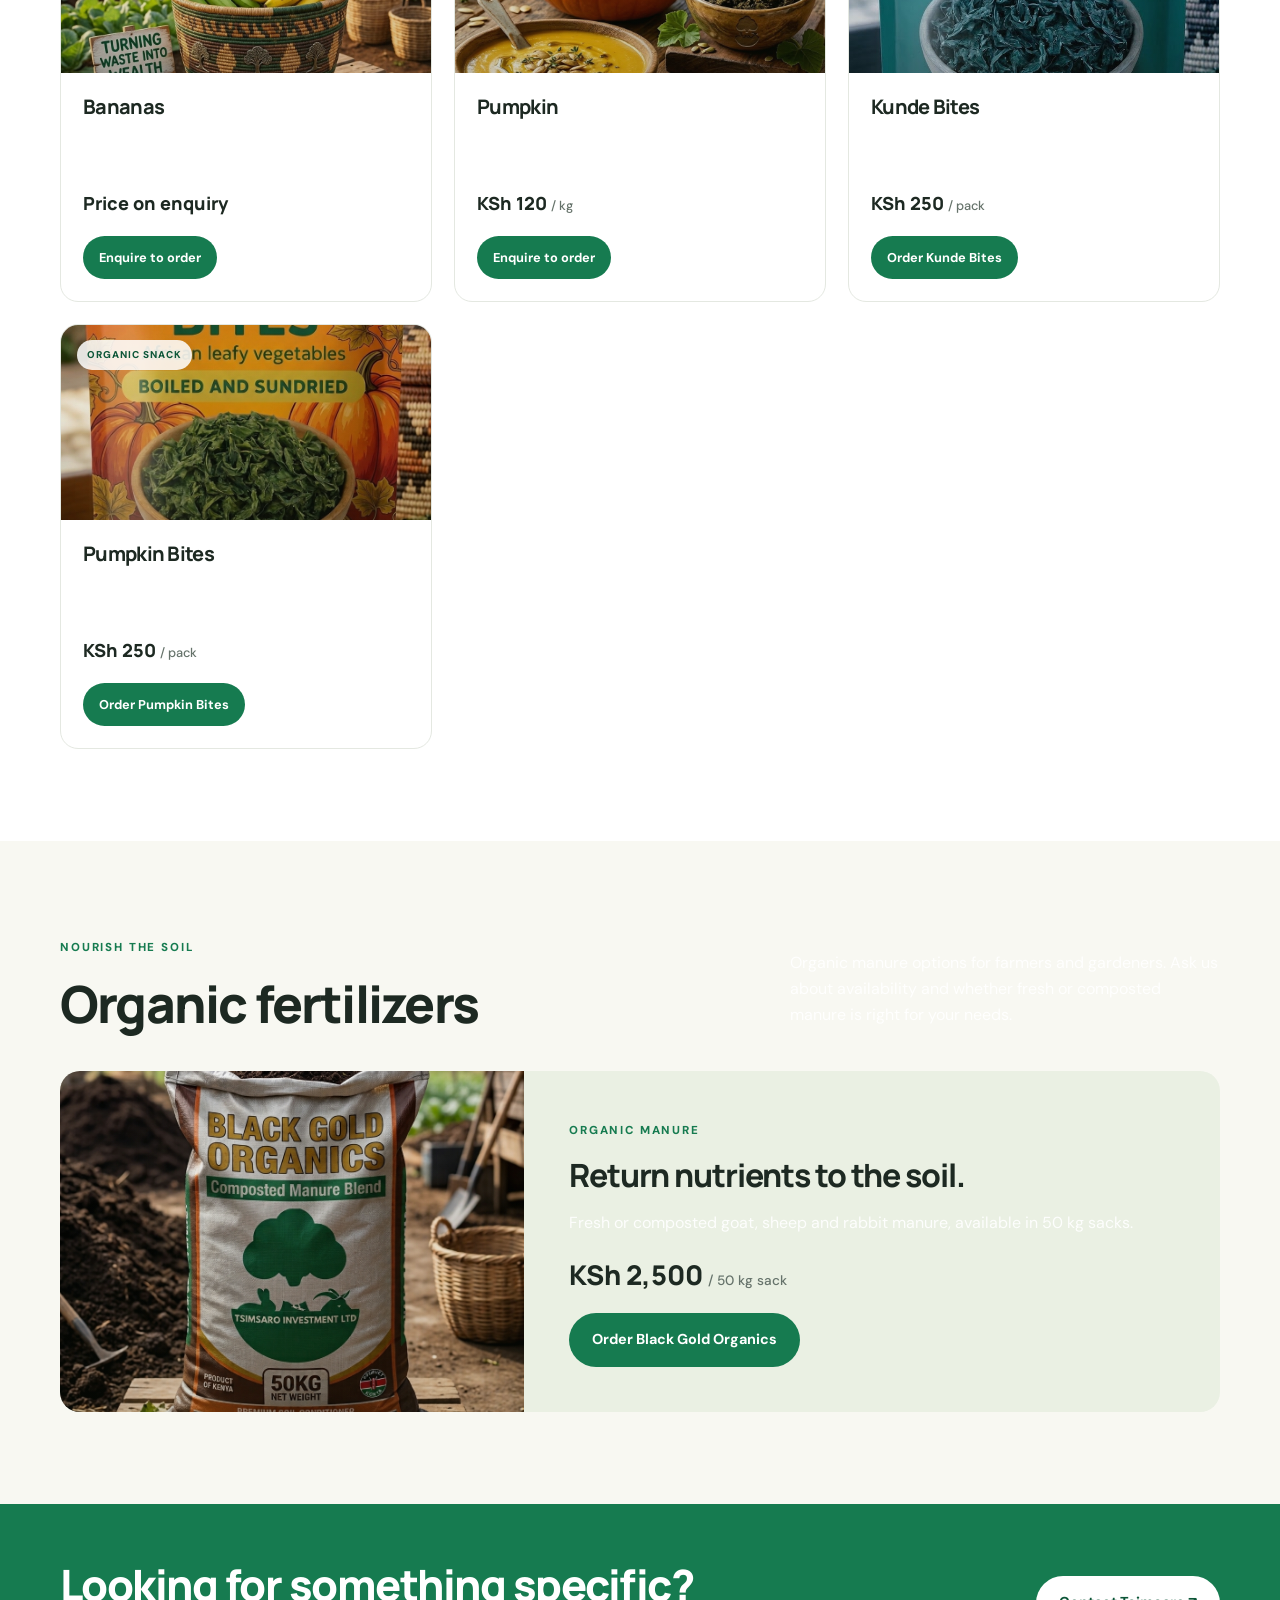
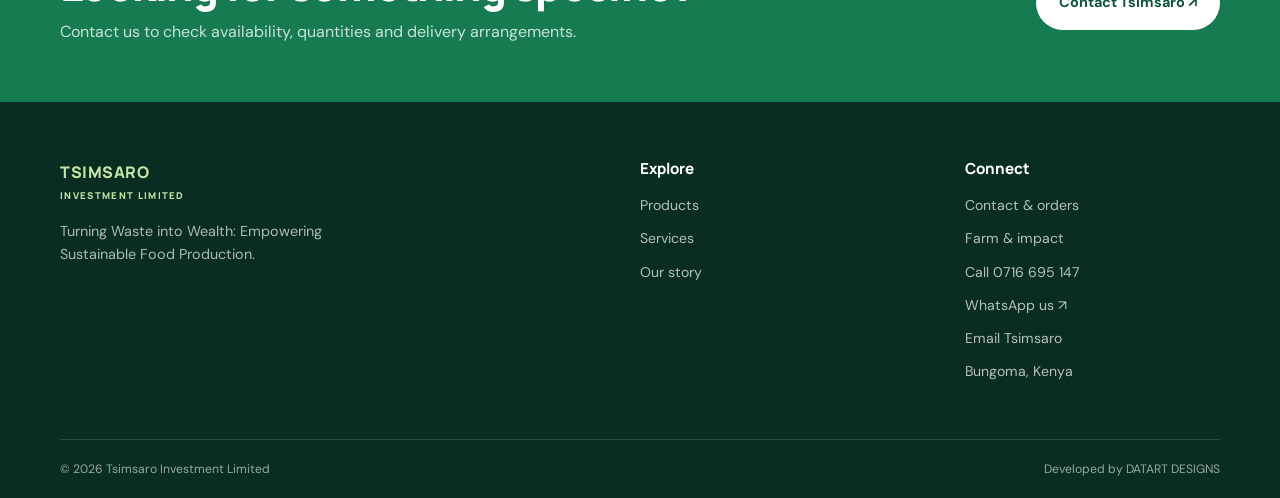
<file: products.html>
<!DOCTYPE html>
<html lang="en">
<head>
<meta charset="UTF-8">
<meta name="viewport" content="width=device-width, initial-scale=1">
<meta name="description" content="Explore Tsimsaro Investment Limited products: seasonal fruits, dried African leafy vegetables, pumpkin and organic goat and rabbit manure.">
<title>Products | Tsimsaro Investment Limited</title>
<link rel="icon" href="images/tsimsaro%20logo.png">
<link href="https://fonts.googleapis.com/css2?family=DM+Sans:wght@400;500;600;700&family=Manrope:wght@400;500;600;700;800&display=swap" rel="stylesheet">
<link rel="stylesheet" href="css/styles.css">
<script src="js/script.js" defer></script>
</head>
<body>
<header class="site-header">
    <div class="container nav-wrap">
        <a class="brand" href="index.html">
        <img src="images/tsimsaro%20logo.png" alt="" class="brand-logo" onerror="this.style.display='none'"><span class="brand-name">TSIMSARO <small>INVESTMENT LIMITED</small></span></a>
        <button class="menu-toggle" aria-label="Open navigation" aria-expanded="false"><span></span><span></span><span></span></button>
        <nav class="main-nav" aria-label="Main navigation">
            <a href="index.html">Home</a>
            <a href="products.html">Products</a>
            <a href="services.html">Services</a>
            <a href="about.html">Our Story</a>
            <a href="farm.html">Farm & Impact</a>
            <a class="nav-cta" href="contact.html">Contact us</a>
        </nav>
    </div>
</header>
<main>
    <section class="products-hero">
     <div class="container">
        <span class="eyebrow light">Our products</span>
        <h1>Good things<br>grown with purpose.</h1>
        <p>Explore seasonal farm produce, convenient dried African leafy vegetables and organic farm inputs.</p></div>
    </section>
   <section class="section container" aria-label="Product overview">
        <div class="section-heading">
         <div><span class="eyebrow">Shop Tsimsaro</span>
         <h2>Farm-fresh produce and nourishing local foods</h2></div>
         <p>Choose seasonal fruits, fresh pumpkin, kunde bites made from cowpea leaves, or organic manure. Use the order buttons to send us your enquiry.</p>
        </div>
        <div class="trust-items">
            <span>🌿 African leafy vegetables</span><span>♻ Sustainable farming</span><span style="display:inline-flex;align-items:center;gap:8px"><img src="images/organic-manure.svg" alt="" aria-hidden="true" style="width:26px;height:26px"> Organic manure</span>
        </div>
    </section>
    <section class="section container">
        <div class="section-heading">
            <div><span class="eyebrow">Fresh from the farm</span>
            <h2>Fruits & vegetables</h2></div>
            <p>Availability and fruit prices may vary by season and order quantity. Contact us to confirm current stock.</p>
        </div>
        <div class="catalog-grid" id="food">
            <article class="catalog-card">
             <div class="catalog-art art-mango"><span>SEASONAL FRUIT</span></div>
             <div class="catalog-info"><h3>Mangoes</h3><p>Seasonal fresh fruit.</p>
             <div class="catalog-price">Price on enquiry</div>
             <a class="btn btn-small btn-primary" href="contact.html">Enquire to order</a></div>
            </article>


            <article class="catalog-card">
                <div class="catalog-art art-avocado"><span>SEASONAL FRUIT</span></div>
                <div class="catalog-info">
                    <h3>Avocadoes</h3>
                    <p>Fresh avocado fruit, subject to availability.</p>
                    <div class="catalog-price">Price on enquiry</div>
                    <a class="btn btn-small btn-primary" href="contact.html">Enquire to order</a>
                </div>
            </article>


            <article class="catalog-card">
                <div class="catalog-art art-jackfruit"><span>SEASONAL FRUIT</span></div>
                <div class="catalog-info">
                    <h3>Jackfruit</h3>
                    <p>Seasonal fruit with distinctive golden flesh.</p>
                    <div class="catalog-price">Price on enquiry</div>
                    <a class="btn btn-small btn-primary" href="contact.html">Enquire to order</a>
                </div>
            </article>
            <article class="catalog-card">
                <div class="catalog-art art-banana"><span>SEASONAL FRUIT</span></div>
                <div class="catalog-info">
                    <h3>Bananas</h3>
                    <p>Fresh bananas, subject to availability.</p>
                    <div class="catalog-price">Price on enquiry</div>
                    <a class="btn btn-small btn-primary" href="contact.html">Enquire to order</a>
                </div>
            </article>
            <article class="catalog-card">
                <div class="catalog-art art-pumpkin"><span>FRESH VEGETABLE</span></div>
                <div class="catalog-info">
                    <h3>Pumpkin</h3>
                    <p>Fresh pumpkin sold by weight.</p>
                    <div class="catalog-price">KSh 120 <small>/ kg</small></div>
                    <a class="btn btn-small btn-primary" href="contact.html">Enquire to order</a>
                </div>
            </article>
            <article class="catalog-card">
                <div class="catalog-art art-kunde"><span>ORGANIC SNACK</span></div>
                <div class="catalog-info">
                    <h3>Kunde Bites</h3>
                    <p>Dried African cowpea leaves · 100 g pack.</p>
                    <div class="catalog-price">KSh 250 <small>/ pack</small></div>
                    <a class="btn btn-small btn-primary" href="contact.html">Order Kunde Bites</a>
                </div>
            </article>
            <article class="catalog-card">
                <div class="catalog-art art-pumpkin-bites"><span> ORGANIC SNACK</span></div>
                <div class="catalog-info">
                  <h3>Pumpkin Bites</h3>
                  <p>Dried African pumpkin leaves · 100 g pack.</p>
                  <div class="catalog-price">KSh 250 <small>/ pack</small></div>
                  <a class="btn btn-small btn-primary" href="contact.html">Order Pumpkin Bites</a>
                </div>
            </article>
        </div>
    </section>
    <section class="section section-tint" id="fertilizer">
        <div class="container">
            <div class="section-heading">
                <div>
                 <span class="eyebrow">Nourish the soil</span>
                 <h2>Organic fertilizers</h2>
                </div>
                <p>Organic manure options for farmers and gardeners. Ask us about availability and whether fresh or composted manure is right for your needs.</p>
            </div>
            <div class="fertilizer-panel">
                <div class="fertilizer-symbol" aria-hidden="true"></div>
                <div class="fertilizer-copy">
                 <span class="eyebrow">Organic manure</span>
                 <h3>Return nutrients to the soil.</h3>
                 <p>Fresh or composted goat, sheep and rabbit manure, available in 50 kg sacks.</p>
                 <strong class="big-price">KSh 2,500 <small>/ 50 kg sack</small></strong>
                 <a class="btn btn-primary" href="contact.html">Order Black Gold Organics</a>
                </div>
            </div>
        </div>
    </section>
    <section class="cta-section">
        <div class="container cta-inner">
            <div>
             <h2>Looking for something specific?</h2>
             <p>Contact us to check availability, quantities and delivery arrangements.</p>
            </div>
            <a class="btn btn-light" href="contact.html">Contact Tsimsaro ↗</a>
        </div>
    </section>
</main>
<footer class="site-footer">
    <div class="container footer-main">
        <div class="footer-brand">
            <span class="brand-name">TSIMSARO <small>INVESTMENT LIMITED</small></span>
            <p>Turning Waste into Wealth: Empowering Sustainable Food Production.</p>
        </div>
        <div>
            <h3>Explore</h3>
            <a href="products.html">Products</a>
            <a href="services.html">Services</a>
            <a href="about.html">Our story</a>
        </div>
        <div>
            <h3>Connect</h3>
            <a href="contact.html">Contact & orders</a>
            <a href="farm.html">Farm & impact</a>
            <a href="tel:+254716695147">Call 0716 695 147</a>
            <a href="https://wa.me/254716695147" target="_blank" rel="noopener noreferrer">WhatsApp us ↗</a>
            <a href="mailto:tsimsaroinvestment@gmail.com">Email Tsimsaro</a>
            <p class="footer-location">Bungoma, Kenya</p>
        </div>
    </div>
    <div class="container footer-bottom">
        <span>© <span data-year></span> Tsimsaro Investment Limited</span>
        <span>Developed by DATART DESIGNS</span>
    </div>
</footer>
</body>
</html>
</file>
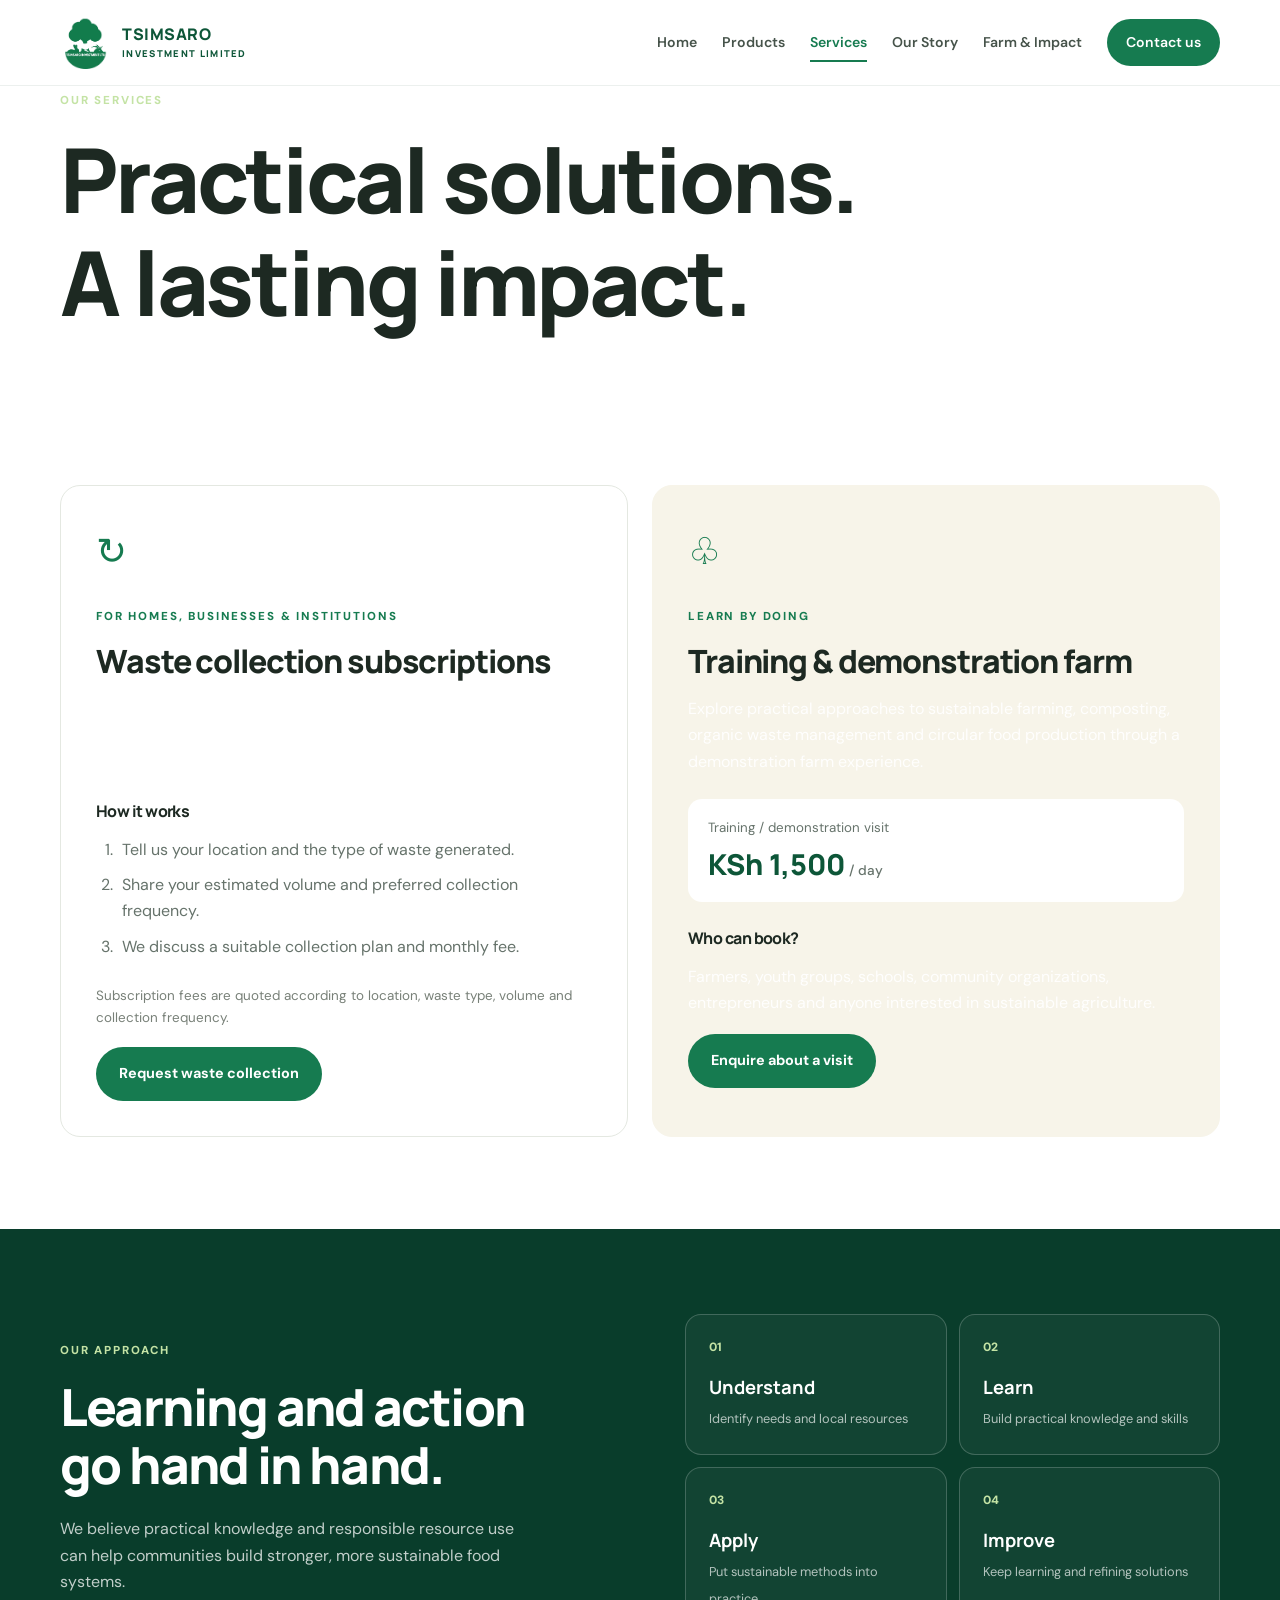
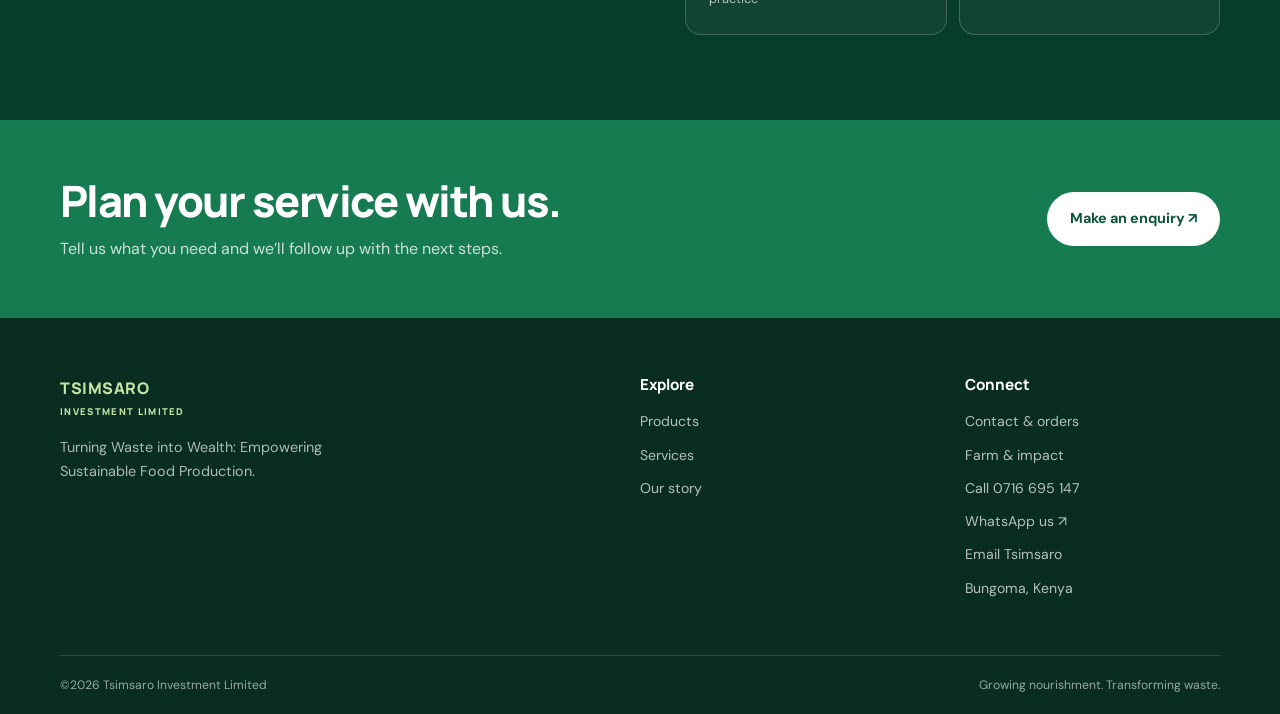
<file: services.html>
<!DOCTYPE html>
<html lang="en">
  <head>
    <meta charset="UTF-8"><meta name="viewport" content="width=device-width, initial-scale=1"><meta name="description" content="Request monthly waste collection or book sustainable agriculture training at Tsimsaro Investment Limited's demonstration farm in Bungoma, Kenya."><title> Services | Tsimsaro Investment Limited</title><link rel="icon" href="images/tsimsaro%20logo.png"><link href="https://fonts.googleapis.com/css2?family=DM+Sans:wght@400;500;600;700&family=Manrope:wght@400;500;600;700;800&display=swap" rel="stylesheet"><link rel="stylesheet" href="css/styles.css"><script src="js/script.js" defer></script>
  </head>
  <body>
    <header class="site-header">
      <div class="container nav-wrap">
        <a class="brand" href="index.html"><img src="images/tsimsaro%20logo.png" alt="" class="brand-logo" onerror="this.style.display='none'"><span class="brand-name"> TSIMSARO<small> INVESTMENT LIMITED</small></span></a><button class="menu-toggle" aria-label="Open navigation" aria-expanded="false"><span></span><span></span><span></span></button>
        <nav class="main-nav" aria-label="Main navigation">
          <a href="index.html"> Home</a><a href="products.html"> Products</a><a class="active" href="services.html"> Services</a><a href="about.html"> Our Story</a><a href="farm.html"> Farm & Impact</a><a class="nav-cta" href="contact.html"> Contact us</a>
        </nav>
      </div>
    </header>
    <main>
      <section class="services-hero">
        <div class="container">
          <span class="eyebrow light"> Our services</span>
          <h1>
            Practical solutions.<br> A lasting impact.
          </h1>
          <p>
            From responsible waste collection to hands-on farm learning, we help people make more of available resources.
          </p>
        </div>
      </section>
      <section class="section container">
        <div class="service-layout">
          <article class="service-feature">
            <div class="service-icon">
              ↻
            </div>
            <span class="eyebrow"> For homes, businesses & institutions</span>
            <h2>
              Waste collection subscriptions
            </h2>
            <p>
              Make waste handling more convenient with a monthly collection arrangement tailored to your needs. We welcome enquiries from households, hospitality businesses, offices and institutions.
            </p>
            <h3>
              How it works
            </h3>
            <ol class="number-list">
              <li>
                Tell us your location and the type of waste generated.
              </li>
              <li>
                Share your estimated volume and preferred collection frequency.
              </li>
              <li>
                We discuss a suitable collection plan and monthly fee.
              </li>
            </ol>
            <p class="muted">
              Subscription fees are quoted according to location, waste type, volume and collection frequency.
            </p>
            <a class="btn btn-primary" href="contact.html"> Request waste collection</a>
          </article>
          <article class="service-feature service-highlight">
            <div class="service-icon">
              ♧
            </div>
            <span class="eyebrow"> Learn by doing</span>
            <h2>
              Training & demonstration farm
            </h2>
            <p>
              Explore practical approaches to sustainable farming, composting, organic waste management and circular food production through a demonstration farm experience.
            </p>
            <div class="service-price">
              <small> Training / demonstration visit</small><strong> KSh 1,500<span> / day</span></strong>
            </div>
            <h3>
              Who can book?
            </h3>
            <p>
              Farmers, youth groups, schools, community organizations, entrepreneurs and anyone interested in sustainable agriculture.
            </p>
            <a class="btn btn-primary" href="contact.html"> Enquire about a visit</a>
          </article>
        </div>
      </section>
      <section class="loop-section">
        <div class="container loop-layout">
          <div>
            <span class="eyebrow light"> Our approach</span>
            <h2>
              Learning and action<br> go hand in hand.
            </h2>
            <p>
              We believe practical knowledge and responsible resource use can help communities build stronger, more sustainable food systems.
            </p>
          </div>
          <div class="loop-steps">
            <div>
              <span> 01</span><b> Understand</b><small> Identify needs and local resources</small>
            </div>
            <div>
              <span> 02</span><b> Learn</b><small> Build practical knowledge and skills</small>
            </div>
            <div>
              <span> 03</span><b> Apply</b><small> Put sustainable methods into practice</small>
            </div>
            <div>
              <span> 04</span><b> Improve</b><small> Keep learning and refining solutions</small>
            </div>
          </div>
        </div>
      </section>
      <section class="cta-section">
        <div class="container cta-inner">
          <div>
            <h2>
              Plan your service with us.
            </h2>
            <p>
              Tell us what you need and we’ll follow up with the next steps.
            </p>
          </div>
          <a class="btn btn-light" href="contact.html"> Make an enquiry ↗</a>
        </div>
      </section>
    </main>
    <footer class="site-footer">
      <div class="container footer-main">
        <div class="footer-brand">
          <span class="brand-name"> TSIMSARO<small> INVESTMENT LIMITED</small></span>
          <p>
            Turning Waste into Wealth: Empowering Sustainable Food Production.
          </p>
        </div>
        <div>
          <h3>
            Explore
          </h3>
          <a href="products.html"> Products</a><a href="services.html"> Services</a><a href="about.html"> Our story</a>
        </div>
        <div>
          <h3>
            Connect
          </h3>
          <a href="contact.html"> Contact & orders</a><a href="farm.html"> Farm & impact</a><a href="tel:+254716695147"> Call 0716 695 147</a><a href="https://wa.me/254716695147" target="_blank" rel="noopener noreferrer"> WhatsApp us ↗</a><a href="mailto:tsimsaroinvestment@gmail.com"> Email Tsimsaro</a>
          <p class="footer-location">
            Bungoma, Kenya
          </p>
        </div>
      </div>
      <div class="container footer-bottom">
        <span> ©<span data-year></span> Tsimsaro Investment Limited</span><span> Growing nourishment. Transforming waste.</span>
      </div>
    </footer>
  </body>
</html>
</file>
<file: css/styles.css>
:root{--green:#167b50;--green-dark:#0d5638;--green-deep:#093d2b;--cream:#f7f4e9;--cream-2:#eeeadb;--brown:#654b32;--ink:#1d2922;--muted:#66736b;--white:#fff;--line:#e4e8e1;--shadow:0 18px 55px rgba(21,54,36,.10);--radius:20px}*{box-sizing:border-box}html{scroll-behavior:smooth;scroll-padding-top:90px}body{margin:0;color:var(--ink);font-family:"DM Sans",sans-serif;line-height:1.65;background:#fff}h1,h2,h3,h4{font-family:Manrope,sans-serif;line-height:1.15;letter-spacing:-.035em;margin:0 0 16px}h1{font-size:clamp(3rem,7vw,6rem);font-weight:800}h2{font-size:clamp(2.1rem,4vw,3.4rem);font-weight:800}h3{font-size:1.25rem;font-weight:750}p{margin:0 0 18px;color:var(--muted)}a{color:inherit;text-decoration:none}img{max-width:100%;display:block}.container{width:min(1160px,calc(100% - 44px));margin-inline:auto}.skip-link{position:absolute;left:-999px;top:8px;background:#fff;padding:10px;z-index:999}.skip-link:focus{left:8px}.site-header{height:86px;background:rgba(255,255,255,.97);position:sticky;top:0;z-index:50;border-bottom:1px solid rgba(15,70,43,.08);backdrop-filter:blur(14px)}.nav-wrap{height:100%;display:flex;align-items:center;justify-content:space-between;gap:30px}.brand{display:flex;align-items:center;gap:10px;min-width:max-content}.brand-logo{width:52px;height:52px;object-fit:contain}.brand-name{font-family:Manrope,sans-serif;font-weight:800;letter-spacing:.035em;font-size:1rem;line-height:1.1;color:var(--green-dark)}.brand-name small{display:block;font-size:.59rem;letter-spacing:.14em;margin-top:5px}.main-nav{position:relative;z-index:51;display:flex;align-items:center;gap:25px;font-size:.88rem;font-weight:600;pointer-events:auto}.main-nav a{position:relative;z-index:1;pointer-events:auto;cursor:pointer}.main-nav>a:not(.nav-cta){padding:9px 0;color:#46534a;position:relative}.main-nav>a.active,.main-nav>a:not(.nav-cta):hover{color:var(--green)}.main-nav>a.active:after{content:"";position:absolute;bottom:1px;left:0;right:0;height:2px;background:var(--green)}.nav-cta{background:var(--green);color:#fff;padding:12px 19px;border-radius:999px}.nav-cta:hover,.btn-primary:hover{background:var(--green-dark);transform:translateY(-1px)}.menu-toggle{display:none;background:none;border:0;padding:8px}.menu-toggle span{display:block;width:25px;height:2px;background:var(--green-deep);margin:5px}
.hero{
position:relative;
min-height:650px;
display:flex;
align-items:center;
overflow:hidden;
background:linear-gradient(
90deg,rgba(7,45,30,.88) 0%,rgba(7,45,30,.72) 47%,rgba(7,45,30,.12) 100%
),
url("../images/hero-bg.jpg");
background-position:center;
background-size:cover;
background-repeat:no-repeat;
color:#fff;
}
.hero-shade{
position:absolute;
inset:0;
background:linear-gradient(0deg,rgba(3,34,21,.32),transparent 55%)
}
.hero-content{
position:relative;
padding-block:95px 115px;
z-index:1
}
.eyebrow{text-transform:uppercase;letter-spacing:.16em;font-size:.72rem;font-weight:800;color:var(--green);display:inline-block;margin-bottom:17px
}
.eyebrow.light{color:#c4e3a5
}
.hero h1{max-width:750px;margin-bottom:12px}.hero h1 span{color:#c4e3a5
}
.hero-tagline{font-size:clamp(1.1rem,2vw,1.45rem);font-weight:700;color:#fff;margin-bottom:14px
}
.hero-copy{max-width:560px;color:rgba(255,255,255,.82);font-size:1.05rem
}
.hero-actions{display:flex;flex-wrap:wrap;gap:12px;margin-top:30px
}
.btn{display:inline-flex;justify-content:center;align-items:center;gap:12px;border-radius:999px;padding:14px 22px;font-size:.9rem;font-weight:700;transition:transform .2s,background .2s;border:1px solid transparent;cursor:pointer
}
.btn-primary{background:var(--green);color:#fff}.btn-outline-light{border-color:rgba(255,255,255,.65);color:#fff;background:rgba(255,255,255,.05)}.btn-outline-light:hover{background:rgba(255,255,255,.14)}.btn-light{background:#fff;color:var(--green-dark)}.btn-light:hover{background:var(--cream);transform:translateY(-1px)}.btn-small{padding:10px 15px;font-size:.8rem}.hero-note{position:absolute;bottom:27px;right:max(22px,calc((100% - 1160px)/2));font-size:.78rem;color:#fff;display:flex;align-items:center;gap:9px}.note-dot{width:8px;height:8px;background:#c4e3a5;border-radius:50%}.trust-strip{background:var(--cream);padding:19px 0}.trust-items{display:flex;align-items:center;justify-content:space-between;gap:18px;flex-wrap:wrap;color:#526356;font-size:.84rem;font-weight:700}.section{padding-block:92px}.section-heading{display:flex;align-items:end;justify-content:space-between;gap:50px;margin-bottom:38px}.section-heading h2{margin-bottom:0}.section-heading>p{max-width:430px;margin-bottom:4px}.text-green{color:var(--green)}.feature-grid{display:grid;grid-template-columns:repeat(3,1fr);gap:20px}.feature-card{padding:30px;border:1px solid var(--line);border-radius:var(--radius);background:#fff;transition:transform .2s,box-shadow .2s}.feature-card:hover,.product-card:hover{transform:translateY(-4px);box-shadow:var(--shadow)}.feature-icon{width:52px;height:52px;display:grid;place-items:center;background:#e9f2e5;border-radius:16px;color:var(--green);font-size:1.8rem;margin-bottom:24px}.feature-card p{font-size:.94rem;min-height:78px}.text-link{font-weight:800;color:var(--green);font-size:.9rem}.text-link span{margin-left:5px}.loop-section{background:var(--green-deep);color:#fff;padding:85px 0}.loop-layout{display:grid;grid-template-columns:1fr 1fr;gap:90px;align-items:center}.loop-layout h2{margin-bottom:22px}.loop-layout h2 span{color:#c4e3a5}.loop-layout p{color:rgba(255,255,255,.75);max-width:470px}.loop-layout .btn{margin-top:12px}.loop-steps{display:grid;grid-template-columns:1fr 1fr;gap:12px}.loop-steps>div{padding:23px;border:1px solid rgba(255,255,255,.2);border-radius:16px;background:rgba(255,255,255,.04)}.loop-steps span{display:block;color:#c4e3a5;font-size:.75rem;font-weight:800;margin-bottom:16px}.loop-steps b{display:block;font:700 1.15rem Manrope,sans-serif;margin-bottom:5px}.loop-steps small{color:rgba(255,255,255,.68);font-size:.8rem}
.product-grid{display:grid;grid-template-columns:repeat(3,1fr);gap:22px}
.product-card{border:1px solid var(--line);border-radius:var(--radius);overflow:hidden;transition:transform .2s,box-shadow .2s}
.product-art{height:220px;position:relative;display:grid;place-items:center;overflow:hidden}
.product-label,
.catalog-art>span{position:absolute;left:16px;top:15px;font-size:.62rem;letter-spacing:.1em;font-weight:800;background:rgba(255,255,255,.86);padding:7px 10px;border-radius:999px;color:var(--green-dark)}
.art-kunde{background:radial-gradient(circle at 55% 52%,#9bb96a,#426b3b 55%,#264a30)}
.art-pumpkin{background:radial-gradient(circle at 55% 52%,#d4c96e,#708b3e 55%,#354f2e)}
.art-manure{background:radial-gradient(circle at 50% 60%,#b79a70,#755a3c 55%,#453526)}
.art-leaves{font-size:8rem;color:#e5edbf;transform:rotate(-22deg);text-shadow:0 10px 20px #243e2b}
.art-soil{font-size:7rem;color:#ead4a2}
.product-info{padding:23px}
.product-info h3{margin-bottom:7px}
.product-info p{font-size:.86rem;margin-bottom:18px}
.product-bottom{display:flex;justify-content:space-between;align-items:center;border-top:1px solid var(--line);padding-top:16px}
.product-bottom strong{font-family:Manrope,sans-serif;font-size:1.15rem}
.product-bottom a{font-size:.82rem;font-weight:800;color:var(--green)}
.mobile-link{display:none}
.cta-section{background:var(--green);padding:56px 0;color:#fff}
.cta-inner{display:flex;align-items:center;justify-content:space-between;gap:35px}
.cta-inner h2{font-size:clamp(1.8rem,3.5vw,2.7rem);margin-bottom:10px}
.cta-inner p{color:rgba(255,255,255,.78);margin-bottom:0}
.cta-inner .btn{flex-shrink:0}
.site-footer{background:#092e21;color:#fff;padding:58px 0 0}
.footer-main{display:grid;grid-template-columns:2fr 1fr 1fr;gap:70px;padding-bottom:45px}
.footer-brand p{color:rgba(255,255,255,.67);max-width:330px;margin-top:18px;font-size:.9rem}
.footer-brand 
.brand-name{color:#c4e3a5}
.footer-main h3{font-size:.95rem;letter-spacing:0;margin-bottom:17px}
.footer-main>div:not(:first-child) a,
.footer-location{display:block;color:rgba(255,255,255,.7);font-size:.88rem;margin-bottom:10px}
.footer-main a:hover{color:#c4e3a5}
.footer-bottom{display:flex;justify-content:space-between;gap:20px;padding:19px 0;border-top:1px solid rgba(255,255,255,.15);color:rgba(255,255,255,.58);font-size:.76rem}
.page-hero{padding:90px 0 86px;background:linear-gradient(115deg,#0b432e,#167b50);color:#fff;position:relative;overflow:hidden}
.page-hero:after{content:"";position:absolute;width:440px;height:440px;border:1px solid rgba(255,255,255,.12);border-radius:50%;right:-80px;top:-180px;box-shadow:0 0 0 50px rgba(255,255,255,.025),0 0 0 100px rgba(255,255,255,.025)}
.page-hero .container{position:relative;z-index:1}
.page-hero h1{font-size:clamp(2.8rem,6vw,5rem);max-width:800px}
.page-hero p{color:rgba(255,255,255,.77);max-width:630px;font-size:1.06rem}
.catalog-grid{display:grid;grid-template-columns:repeat(3,1fr);gap:22px}
.catalog-card{border:1px solid var(--line);border-radius:18px;overflow:hidden;background:#fff}
.catalog-art{height:195px;display:grid;place-items:center;position:relative}
.catalog-art>b{font-size:5.2rem;filter:drop-shadow(0 12px 10px rgba(0,0,0,.12))}.art-mango{background:#f5e8c5}.art-avocado{background:#dcebd5}.art-jackfruit{background:#f2e7bd}.art-banana{background:#f7edbe}.art-pumpkin{background:#f3dfca}.catalog-art.art-kunde,.catalog-art.art-seveve{background-image:linear-gradient(135deg,#e8efdc,#a7c18a)}.catalog-art.art-kunde>b,.catalog-art.art-seveve>b{font-size:6rem;color:#367345}.catalog-info{padding:22px}.catalog-info h3{margin-bottom:8px}.catalog-info p{font-size:.87rem;min-height:45px}.catalog-price{font-family:Manrope,sans-serif;font-weight:800;font-size:1.13rem;margin:17px 0}.catalog-price small{font:500 .8rem "DM Sans",sans-serif;color:var(--muted)}.section-tint{background:#f8f8f2}.fertilizer-panel{display:grid;grid-template-columns:.8fr 1.2fr;background:#eaf0e3;border-radius:var(--radius);overflow:hidden}.fertilizer-symbol{display:grid;place-items:center;font-size:10rem;color:#527b3c;background:radial-gradient(circle,#d7e5c7,#afc99a)}.fertilizer-copy{padding:45px}.fertilizer-copy h3{font-size:2rem}.big-price{display:block;font:800 1.7rem Manrope,sans-serif;margin:20px 0}.big-price small{font:500 .85rem "DM Sans",sans-serif;color:var(--muted)}.service-layout{display:grid;grid-template-columns:1fr 1fr;gap:24px}.service-feature{border:1px solid var(--line);padding:35px;border-radius:var(--radius)}.service-highlight{background:var(--cream);border-color:var(--cream)}.service-icon{font-size:2.3rem;color:var(--green);margin-bottom:20px}.service-feature h2{font-size:2rem}.service-feature h3{font-size:1rem;margin-top:27px}.number-list{padding-left:21px;color:var(--muted)}.number-list li{padding:0 0 9px 5px}.muted{font-size:.84rem;color:#788078}.service-price{background:#fff;padding:18px 20px;border-radius:14px;margin:24px 0}.service-price small{display:block;color:var(--muted);margin-bottom:5px}.service-price strong{font:800 1.8rem Manrope,sans-serif;color:var(--green-dark)}.service-price strong span{font:500 .85rem "DM Sans",sans-serif;color:var(--muted)}.story-layout{display:grid;grid-template-columns:1fr 1fr;gap:65px;align-items:center}.story-visual{min-height:390px;border-radius:var(--radius);background:linear-gradient(140deg,rgba(8,59,39,.08),rgba(22,123,80,.25)),url("https://images.unsplash.com/photo-1500937386664-56d1dfef3854?auto=format&fit=crop&w=1100&q=80") center/cover}.story-copy p{font-size:1rem}.values-grid{display:grid;grid-template-columns:repeat(3,1fr);gap:20px}.value-card{padding:26px;border-radius:16px;background:#fff;border:1px solid var(--line)}.value-card span{font-size:1.8rem;color:var(--green)}.value-card h3{margin:13px 0 8px}.value-card p{font-size:.88rem;margin:0}.impact-note{padding:25px;background:var(--cream);border-radius:16px;color:var(--brown);font-size:.9rem}.gallery-grid{display:grid;grid-template-columns:repeat(3,1fr);gap:18px}.gallery-tile{min-height:240px;border-radius:16px;display:flex;align-items:end;padding:22px;color:#fff;background:linear-gradient(0deg,rgba(7,42,27,.8),transparent 70%),#a3b78d}.gallery-tile h3{margin:0}.gallery-tile:nth-child(1){background-image:linear-gradient(0deg,rgba(7,42,27,.8),transparent 70%),url("https://images.unsplash.com/photo-1500382017468-9049fed747ef?auto=format&fit=crop&w=700&q=75");background-size:cover;background-position:center}.gallery-tile:nth-child(2){background-image:linear-gradient(0deg,rgba(7,42,27,.8),transparent 70%),url("https://images.unsplash.com/photo-1589923188900-85dae523342b?auto=format&fit=crop&w=700&q=75");background-size:cover;background-position:center}.gallery-tile:nth-child(3){background-image:linear-gradient(0deg,rgba(7,42,27,.8),transparent 70%),url("https://images.unsplash.com/photo-1587049352851-8d4e89133924?auto=format&fit=crop&w=700&q=75");background-size:cover;background-position:center}.contact-layout{display:grid;grid-template-columns:.8fr 1.2fr;gap:55px;align-items:start}.contact-card{padding:28px;background:var(--green-deep);border-radius:var(--radius);color:#fff}.contact-card h2{font-size:1.8rem}.contact-card p{color:rgba(255,255,255,.73)}.contact-detail{border-top:1px solid rgba(255,255,255,.2);padding:17px 0}.contact-detail b{display:block;font-size:.78rem;color:#c4e3a5;text-transform:uppercase;letter-spacing:.1em}.contact-detail span{font-size:.94rem}.contact-form{display:grid;grid-template-columns:1fr 1fr;gap:18px}.form-field{display:flex;flex-direction:column;gap:7px}.form-field.full{grid-column:1/-1}.form-field label{font-size:.83rem;font-weight:700}.form-field input,.form-field select,.form-field textarea{font:inherit;border:1px solid #d9e0d8;border-radius:10px;padding:13px 14px;background:#fff;color:var(--ink);width:100%}.form-field textarea{min-height:130px;resize:vertical}.form-field input:focus,.form-field select:focus,.form-field textarea:focus{outline:2px solid #9bc8ad;border-color:var(--green)}.form-help{font-size:.78rem;color:var(--muted)}.form-status{grid-column:1/-1;font-size:.88rem;color:var(--green-dark)}.contact-form button{justify-self:start}.desktop-link{white-space:nowrap}.reveal{animation:rise .55s ease both}@keyframes rise{from{opacity:0;transform:translateY(12px)}to{opacity:1;transform:translateY(0)}}@media(max-width:1000px){.main-nav{gap:15px;font-size:.82rem}.brand-name{font-size:.9rem}.brand-logo{width:44px;height:44px}.loop-layout{gap:45px}.catalog-grid{grid-template-columns:repeat(2,1fr)}}@media(max-width:780px){.container{width:min(100% - 32px,600px)}.site-header{height:74px}.menu-toggle{display:block;z-index:52}.main-nav{display:none;position:absolute;top:73px;left:0;right:0;padding:15px 22px 24px;background:#fff;border-bottom:1px solid var(--line);box-shadow:0 15px 20px rgba(0,0,0,.07);align-items:stretch;gap:4px;flex-direction:column}.main-nav.open{display:flex}.main-nav>a:not(.nav-cta){padding:11px 0}.main-nav>a.active:after{display:none}.nav-cta{text-align:center;margin-top:8px}.hero{min-height:600px;background-position:58% center}.hero-content{padding-block:85px 105px}.hero-note{left:18px;right:auto;font-size:.7rem}.trust-items{justify-content:flex-start;gap:13px 22px;font-size:.78rem}.section{padding-block:65px}.section-heading{display:block;margin-bottom:28px}.section-heading>p{margin-top:18px}.feature-grid,.product-grid,.service-layout,.story-layout,.contact-layout{grid-template-columns:1fr}.feature-card p{min-height:0}.loop-section{padding:65px 0}.loop-layout{grid-template-columns:1fr;gap:35px}.loop-steps{gap:9px}.loop-steps>div{padding:18px}.loop-steps small{font-size:.75rem}.product-grid{gap:17px}.product-art{height:210px}.cta-inner{align-items:flex-start;flex-direction:column}.footer-main{grid-template-columns:1fr 1fr;gap:32px}.footer-brand{grid-column:1/-1}.footer-bottom{flex-direction:column;gap:5px}.page-hero{padding:70px 0}.catalog-grid{grid-template-columns:1fr 1fr;gap:14px}.catalog-art{height:155px}.catalog-art>b{font-size:4rem}.catalog-info{padding:16px}.catalog-info p{min-height:55px}.catalog-info .btn{width:100%;padding:10px 8px;font-size:.73rem}.fertilizer-panel{grid-template-columns:1fr}.fertilizer-symbol{min-height:180px;font-size:7rem}.fertilizer-copy{padding:28px}.service-feature{padding:26px}.story-visual{min-height:280px;order:2}.values-grid{grid-template-columns:1fr}.gallery-grid{grid-template-columns:1fr}.gallery-tile{min-height:210px}.contact-form{grid-template-columns:1fr}.form-field.full,.form-status{grid-column:auto}.desktop-link{display:none}.mobile-link{display:inline-flex;margin-top:22px}}@media(max-width:420px){.brand-name{font-size:.78rem}.brand-name small{font-size:.51rem}.brand-logo{width:38px;height:38px}.hero h1{font-size:3rem}.hero-actions .btn{width:100%}.catalog-grid{grid-template-columns:1fr}.catalog-art{height:190px}.catalog-info p{min-height:0}.loop-steps{grid-template-columns:1fr 1fr}.trust-items{display:grid;grid-template-columns:1fr 1fr}.footer-main{gap:25px 15px}}@media(prefers-reduced-motion:reduce){*,*::before,*::after{scroll-behavior:auto!important;animation-duration:.01ms!important;transition-duration:.01ms!important}}
/* Product pouch photos */
.catalog-art.catalog-product-photo{background:#f7f4e9;padding:12px;}
.catalog-art.catalog-product-photo img{width:100%;height:100%;object-fit:contain;display:block;border-radius:8px;}
.catalog-art.art-mango{
    background-image:linear-gradient(0deg,rgba(31,44,20,.2),rgba(31,44,20,.02)),
    url("../images/mangoes.jpg");
    background-size:cover;
    background-position:center;
}
.product-art .kunde-product-image{width:100%;height:100%;object-fit:cover;}
.catalog-art.art-avocado{
    background-image:linear-gradient(0deg,rgba(31,44,20,.2),rgba(31,44,20,.02)),
    url("../images/avocados.jpg");
    background-size:cover;
    background-position:center;
}
.catalog-art.art-jackfruit{
    background-image:linear-gradient(0deg,rgba(31,44,20,.2),rgba(31,44,20,.02)),
    url("../images/jackfruit.jpg");
    background-size:cover;
    background-position:center;
}
.catalog-art.art-banana{
    background-image:linear-gradient(0deg,rgba(31,44,20,.2),rgba(31,44,20,.02)),
    url("../images/bananas.jpg");
    background-size:cover;
    background-position:center;
}
.catalog-art.art-pumpkin{
    background-image:linear-gradient(0deg,rgba(31,44,20,.2),rgba(31,44,20,.02)),
    url("../images/pumpkin.jpg");
    background-size:cover;
    background-position:center;
}
.catalog-art.art-kunde{
    background-image:linear-gradient(0deg,rgba(31,44,20,.2),rgba(31,44,20,.02)),
    url("../images/kunde-bites.jpg");
    background-size:cover;
    background-position:center;
}
.catalog-art.art-pumpkin-bites{
    background-image:linear-gradient(0deg,rgba(31,44,20,.2),rgba(31,44,20,.02)),
    url("../images/pumpkin bites.jpg");
    background-size:cover;
    background-position:center;
}
.products-hero{
    background-image:linear-gradient(90deg,rgba(7,45,30,.45),rgba(7,45,30,.15)),
    url("../images/mangoes.jpg");
    background-size:cover;
    background-position:center;
    background-repeat:no-repeat;
    color:#fff;
}
.products-hero h1,p{
    color:rgba(255,255,255,.9);
}

.fertilizer-symbol{
    background:linear-gradient(0deg,rgba(31,44,20,.18),rgba(31,44,20,.02)),
    url("../images/manure.jpg") center/cover no-repeat;
}
</file>
